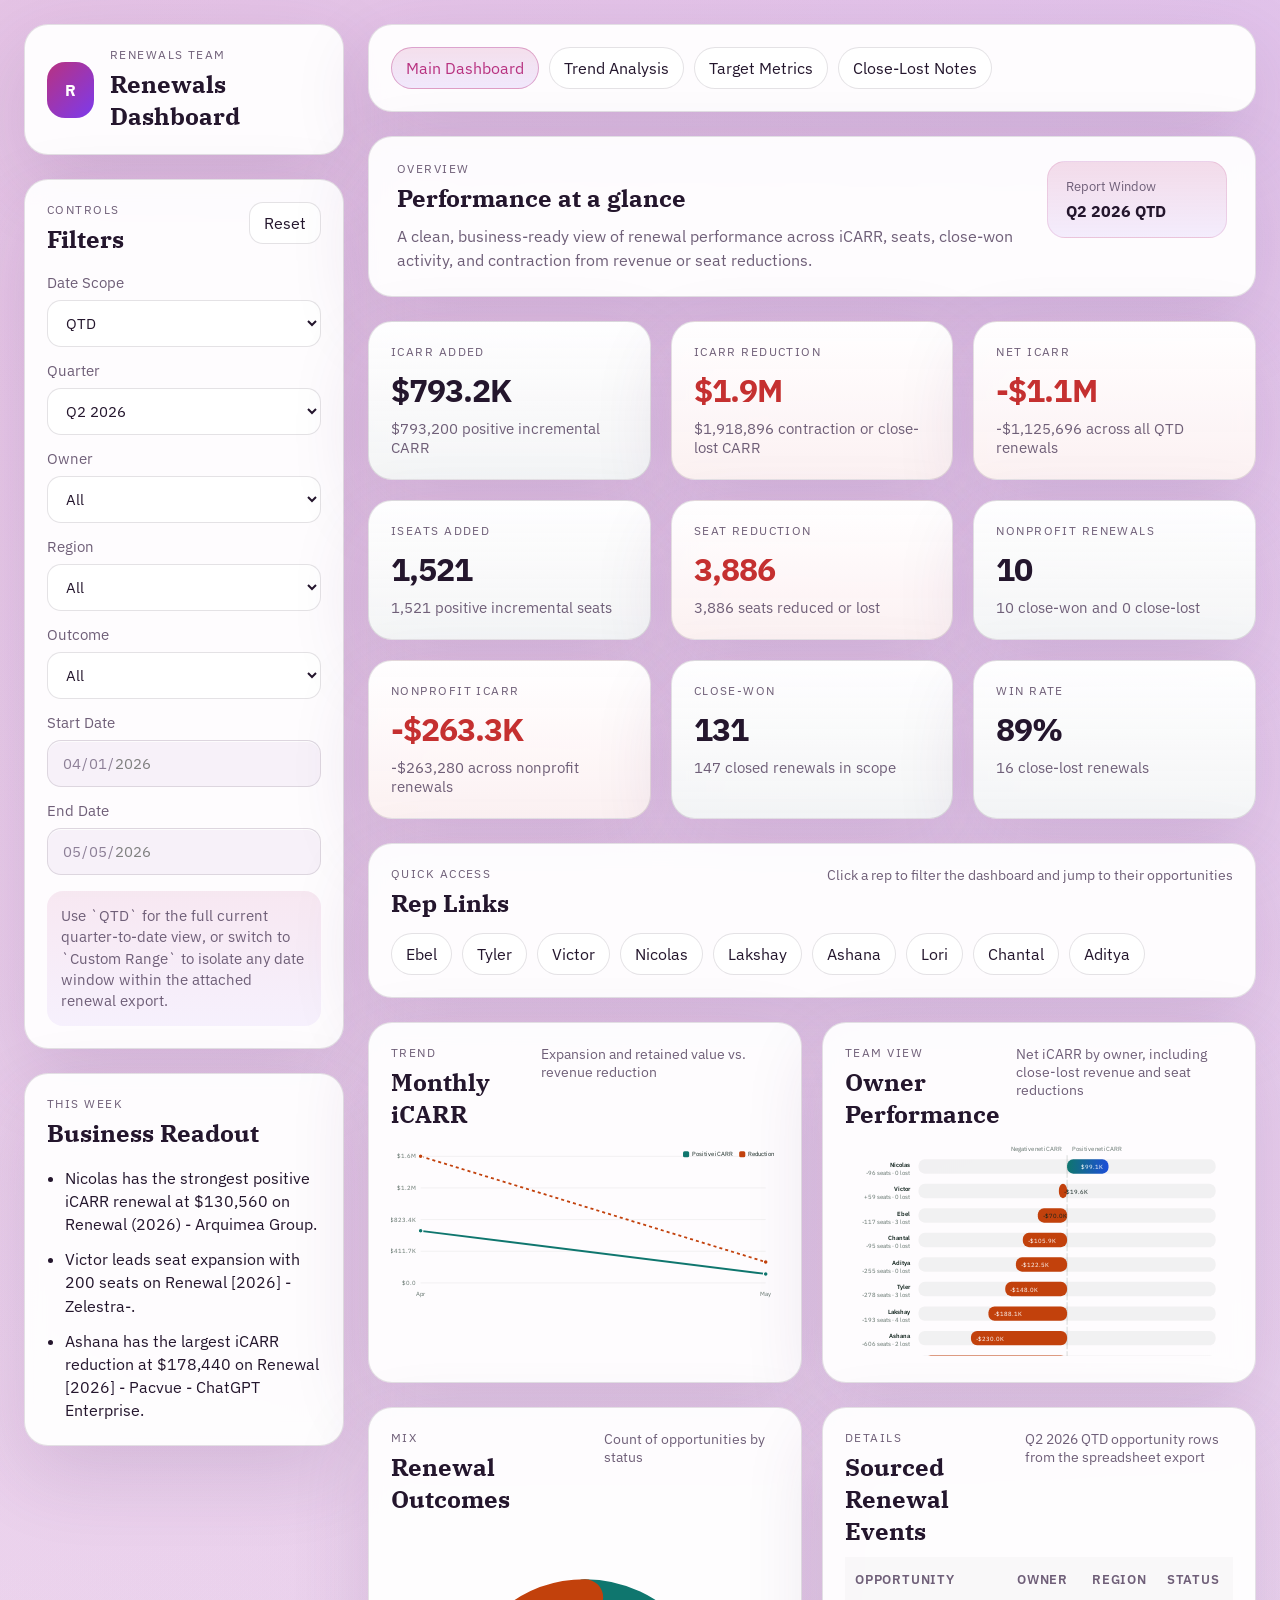
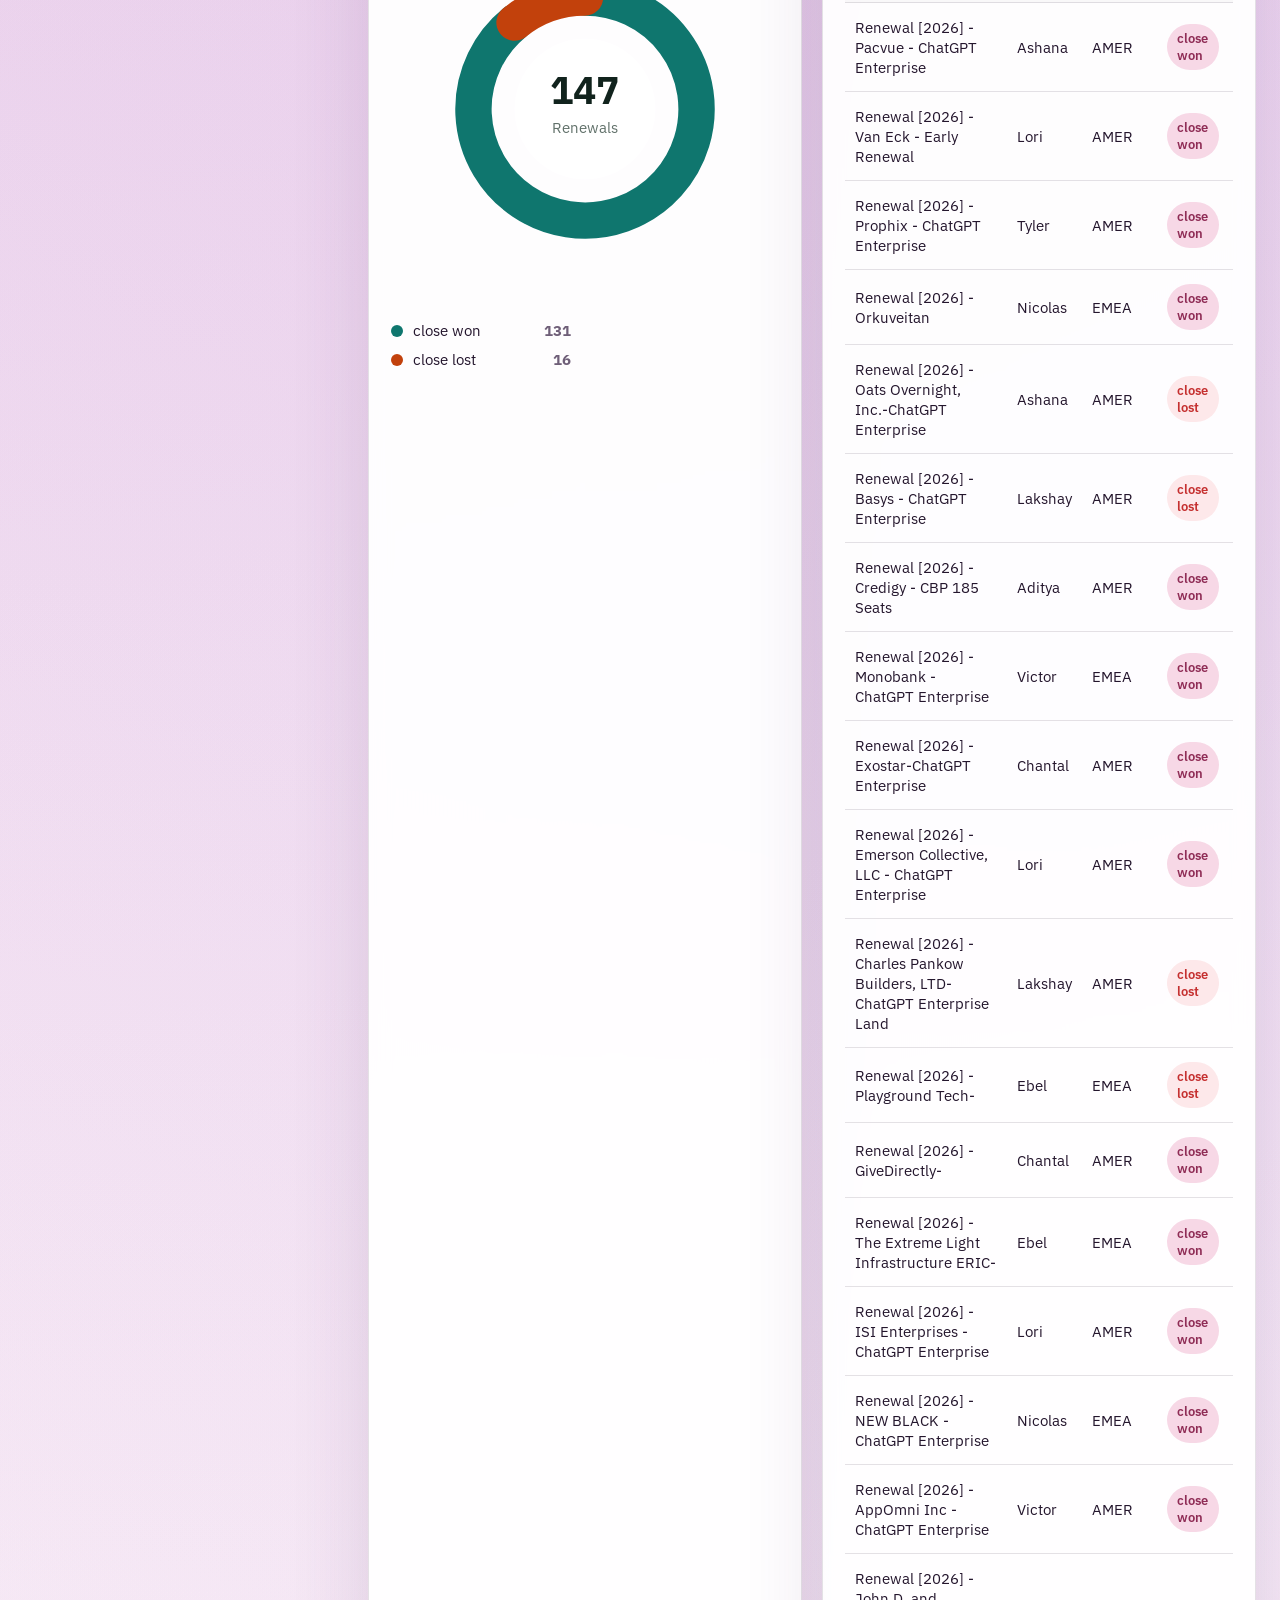
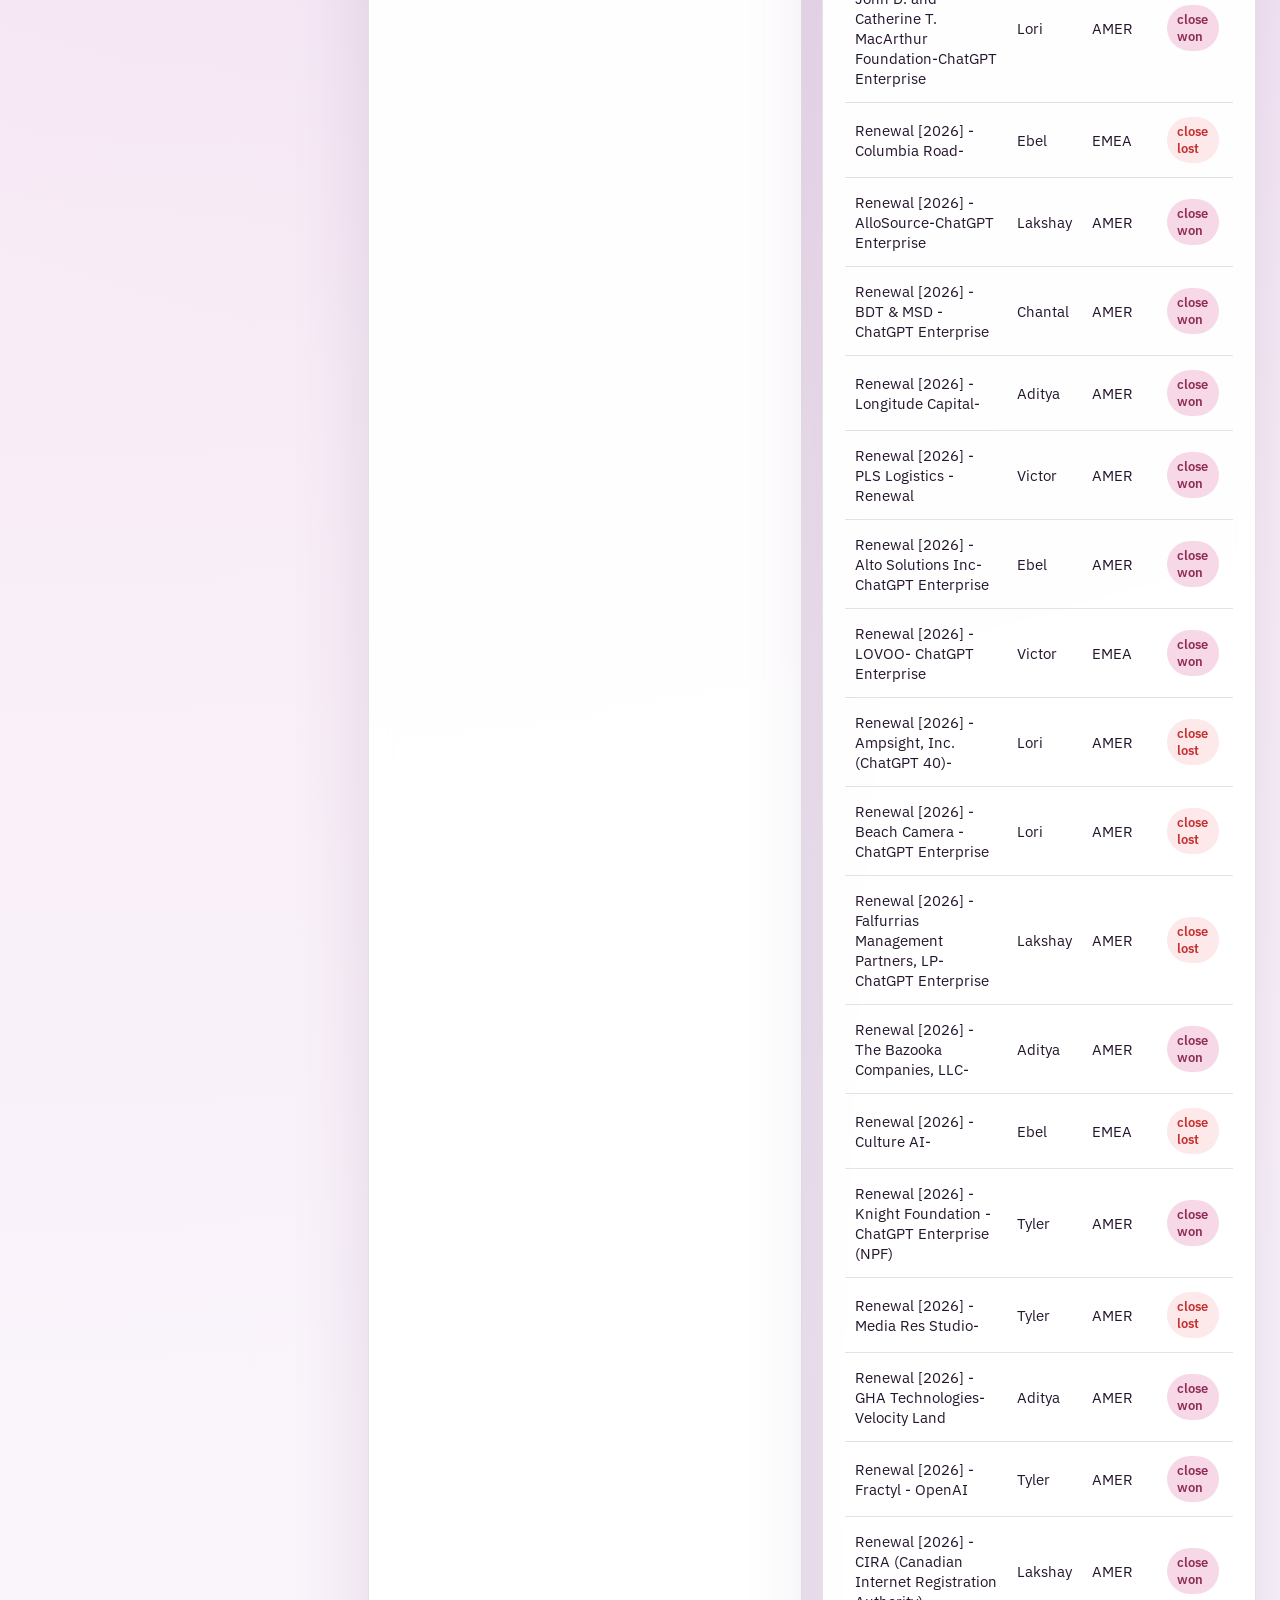
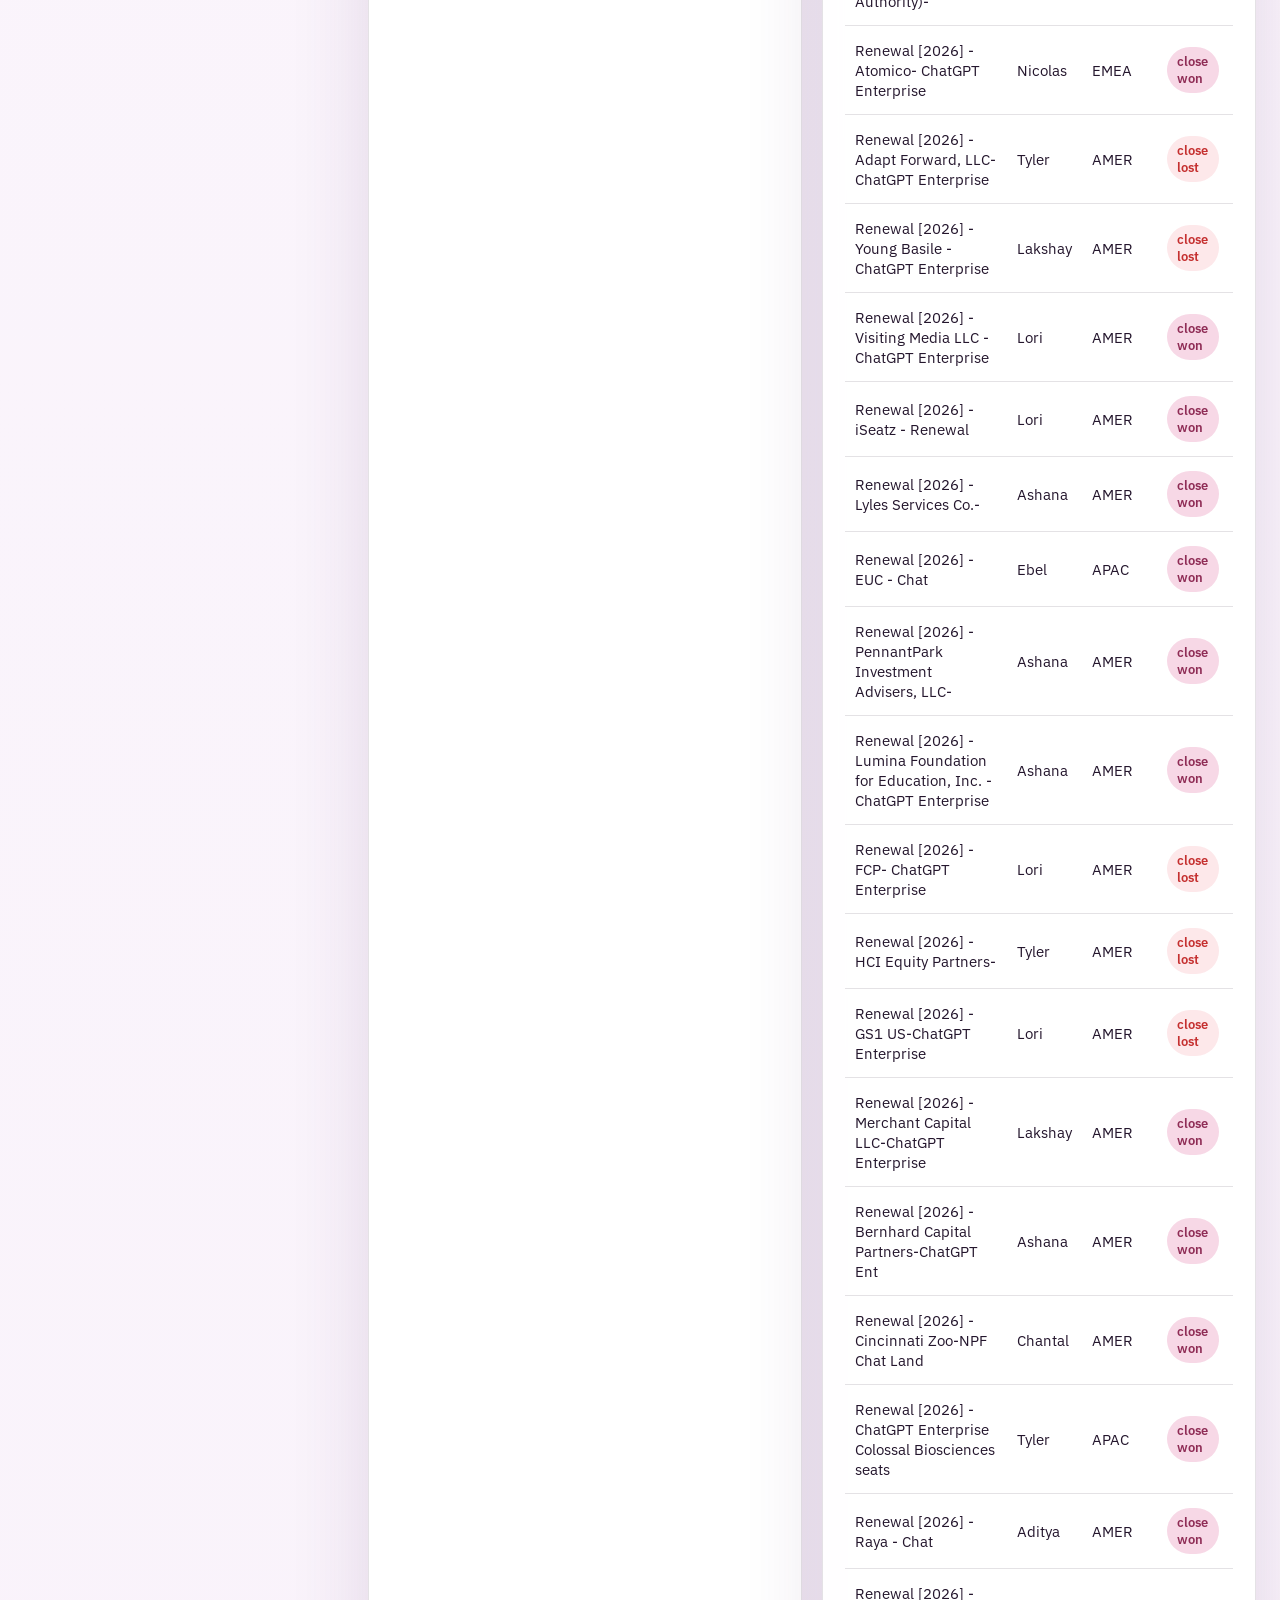
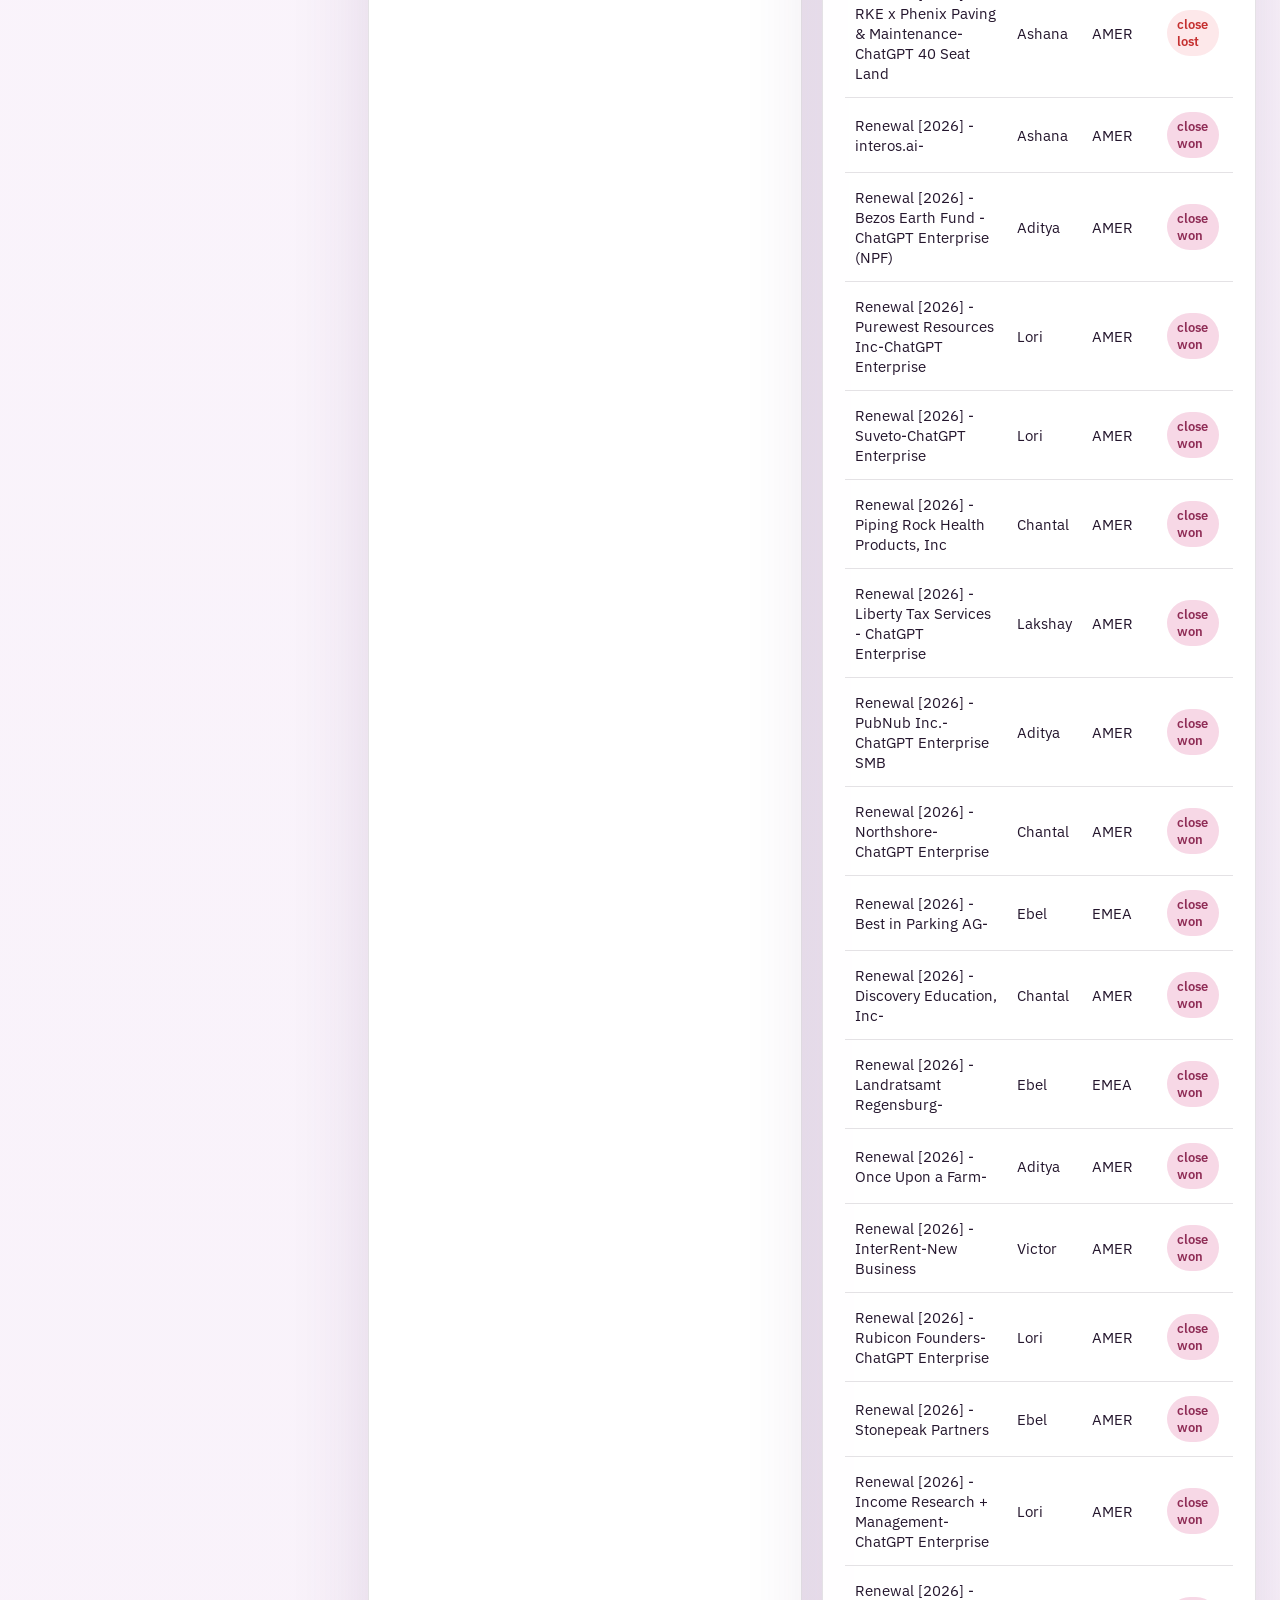
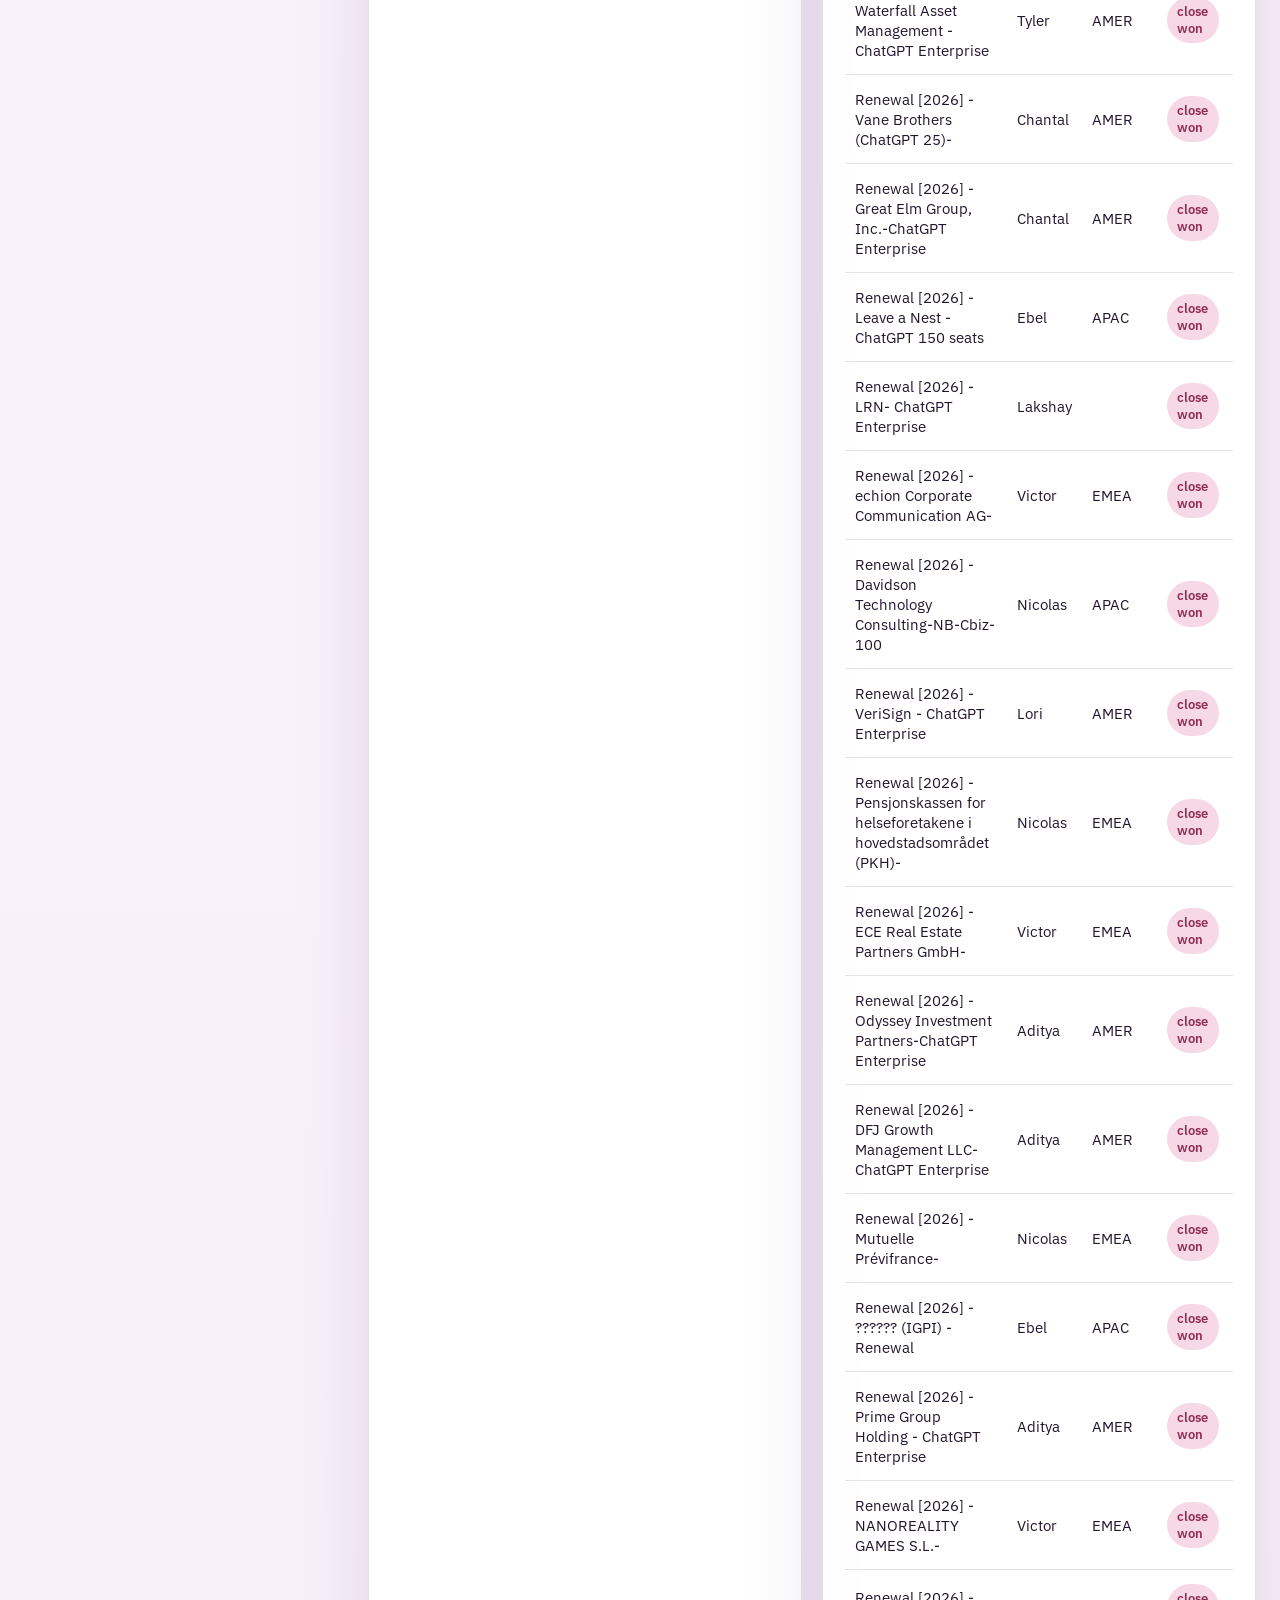
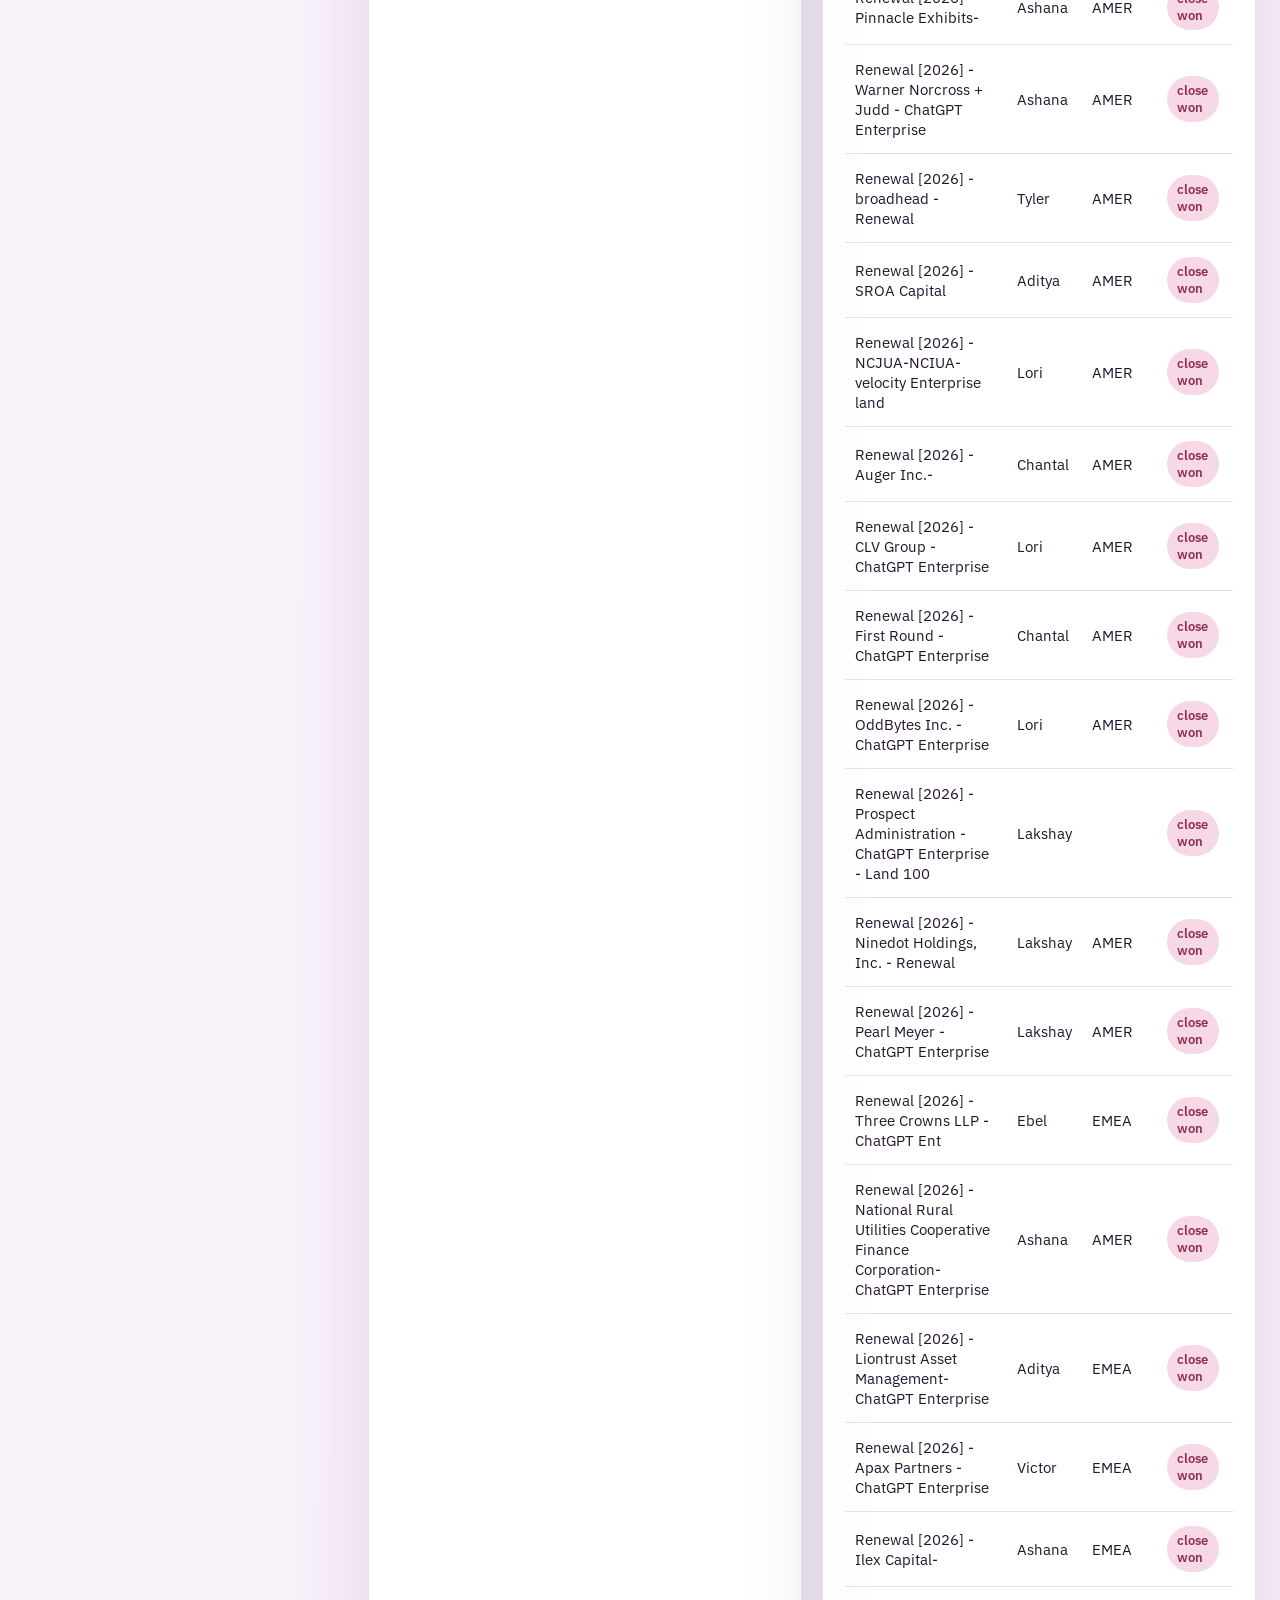
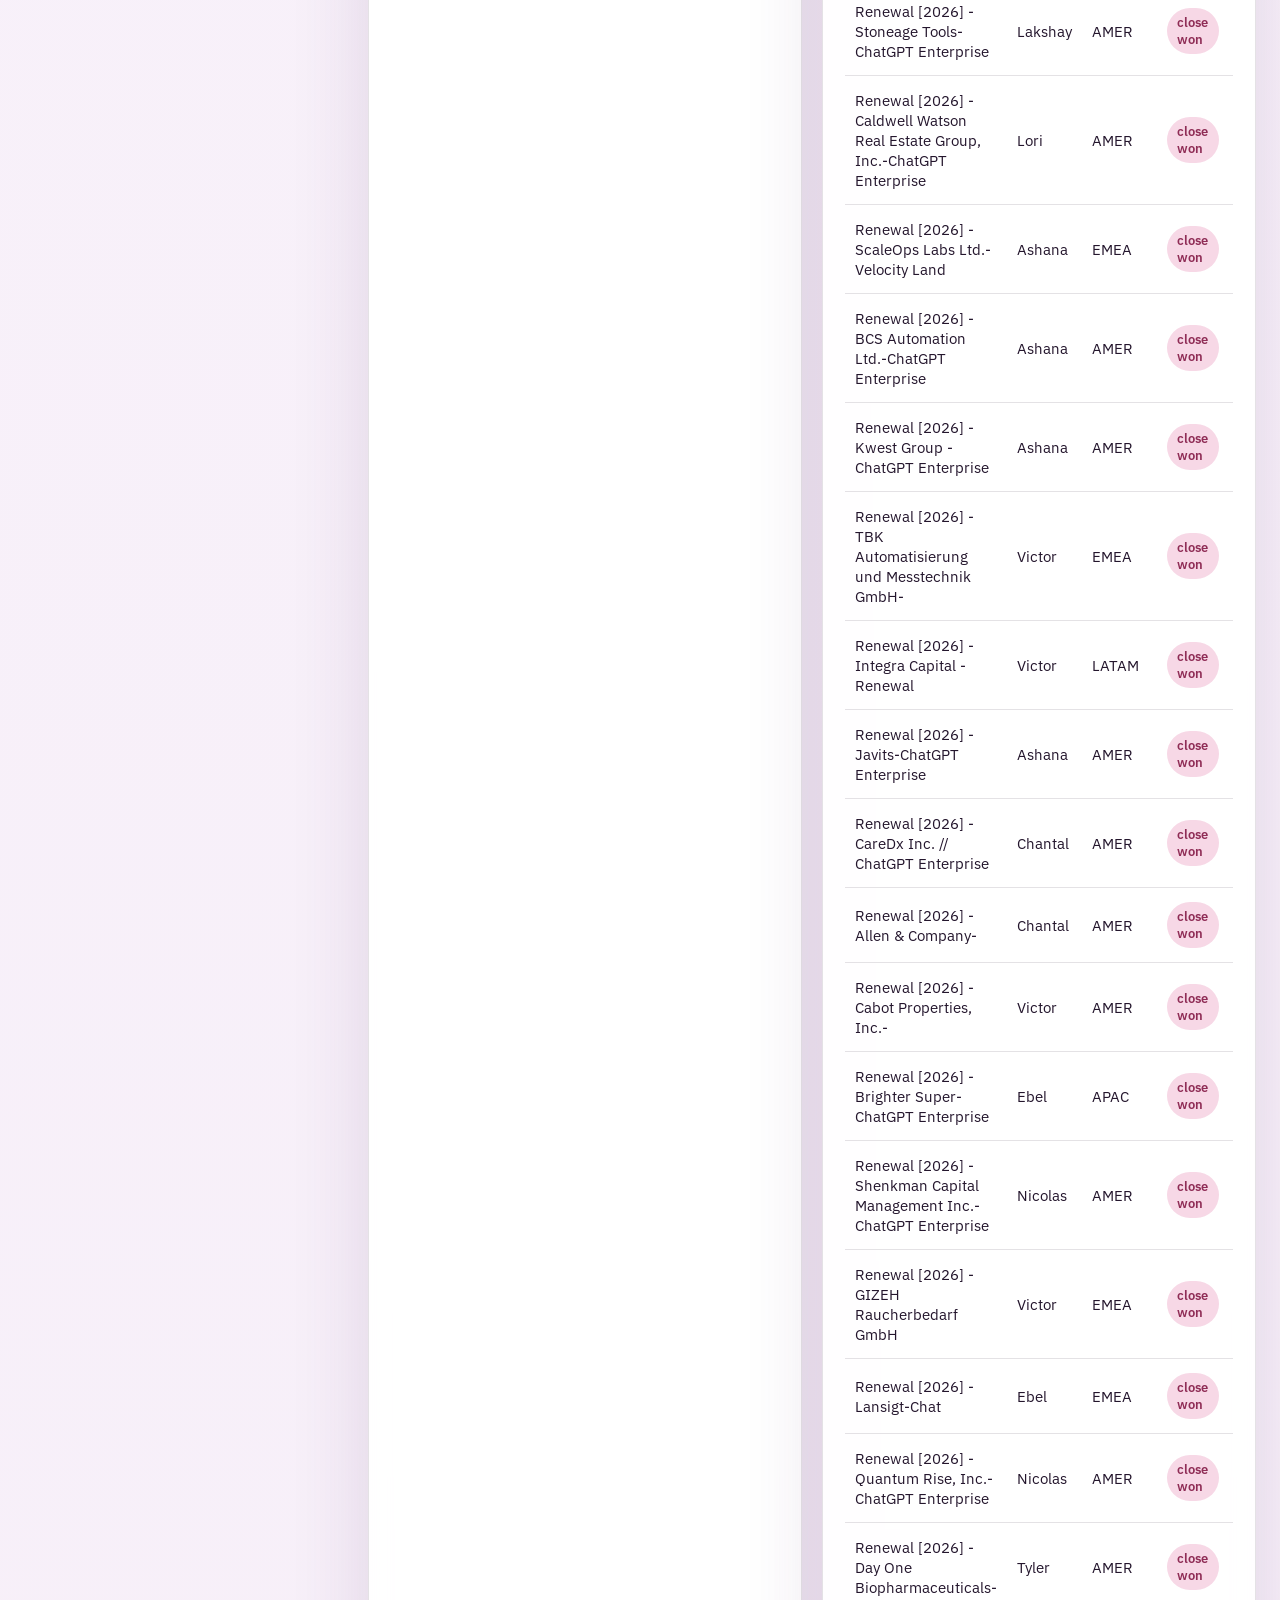
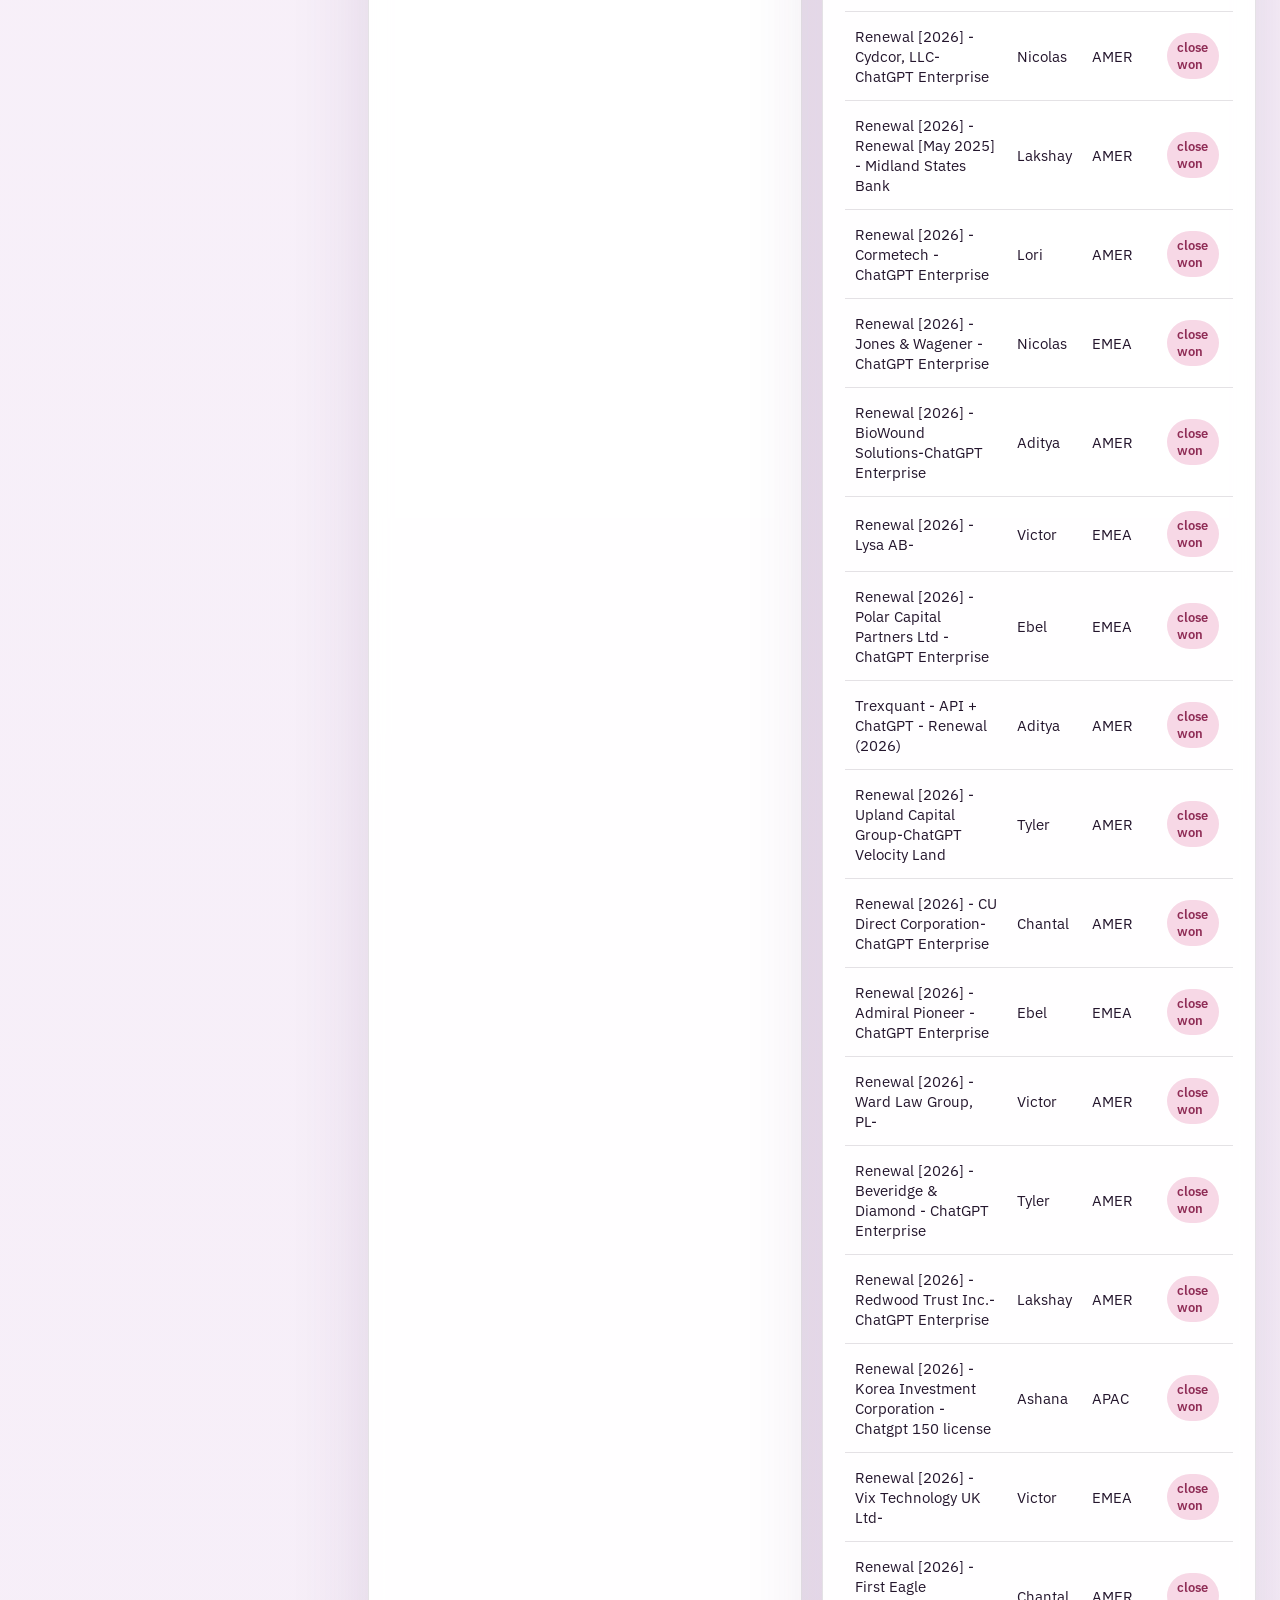
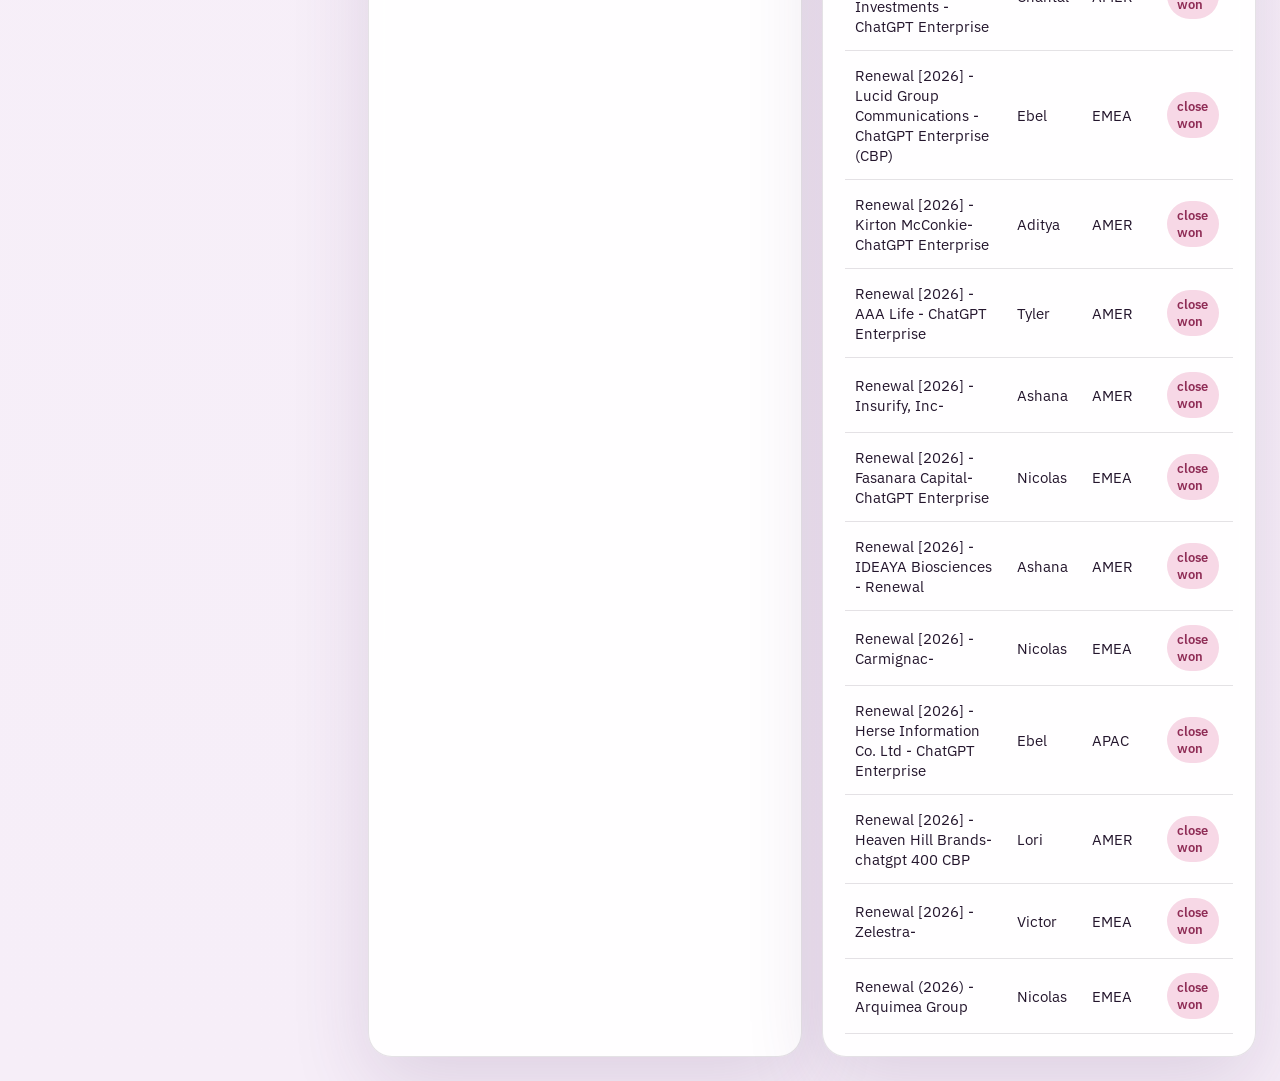
<file: index.html>
<!DOCTYPE html>
<html lang="en">
  <head>
    <meta charset="UTF-8" />
    <meta name="viewport" content="width=device-width, initial-scale=1.0" />
    <title>Renewals Dashboard</title>
    <link rel="preconnect" href="https://fonts.googleapis.com" />
    <link rel="preconnect" href="https://fonts.gstatic.com" crossorigin />
    <link
      href="https://fonts.googleapis.com/css2?family=IBM+Plex+Sans:wght@400;500;600;700&family=IBM+Plex+Serif:wght@500;600&display=swap"
      rel="stylesheet"
    />
    <link rel="stylesheet" href="./styles.css" />
  </head>
  <body>
    <div class="shell">
      <aside class="sidebar">
        <div class="brand">
          <div class="brand-mark">R</div>
          <div>
            <p class="eyebrow">Renewals Team</p>
            <h1>Renewals Dashboard</h1>
          </div>
        </div>

        <section class="panel filters-panel">
          <div class="panel-header">
            <div>
              <p class="eyebrow">Controls</p>
              <h2>Filters</h2>
            </div>
            <button id="resetFilters" class="ghost-button" type="button">Reset</button>
          </div>

          <div class="filter-grid">
            <label>
              <span>Date Scope</span>
              <select id="dateModeFilter">
                <option value="qtd">QTD</option>
                <option value="custom">Custom Range</option>
              </select>
            </label>
            <label>
              <span>Quarter</span>
              <select id="quarterFilter"></select>
            </label>
            <label>
              <span>Owner</span>
              <select id="ownerFilter"></select>
            </label>
            <label>
              <span>Region</span>
              <select id="regionFilter"></select>
            </label>
            <label>
              <span>Outcome</span>
              <select id="statusFilter"></select>
            </label>
            <label>
              <span>Start Date</span>
              <input id="startDateFilter" type="date" />
            </label>
            <label>
              <span>End Date</span>
              <input id="endDateFilter" type="date" />
            </label>
          </div>

          <div class="filter-note">
            Use `QTD` for the full current quarter-to-date view, or switch to `Custom Range` to isolate any date window within the attached renewal export.
          </div>
        </section>

        <section class="panel highlight-panel">
          <p class="eyebrow">This Week</p>
          <h2>Business Readout</h2>
          <ul class="highlight-list" id="weeklyHighlights"></ul>
        </section>
      </aside>

      <main class="content">
        <section class="panel">
          <div class="page-nav">
            <a class="page-link is-active" href="./index.html">Main Dashboard</a>
            <a class="page-link" href="./trends.html">Trend Analysis</a>
            <a class="page-link" href="./targets.html">Target Metrics</a>
            <a class="page-link" href="./notes.html">Close-Lost Notes</a>
          </div>
        </section>

        <section class="hero">
          <div>
            <p class="eyebrow">Overview</p>
            <h2>Performance at a glance</h2>
            <p class="hero-copy">
              A clean, business-ready view of renewal performance across iCARR, seats, close-won activity, and contraction from revenue or seat reductions.
            </p>
          </div>
          <div class="hero-badge">
            <span class="hero-badge-label">Report Window</span>
            <strong id="activeWindowLabel">Q2 2026 QTD</strong>
          </div>
        </section>

        <section class="kpi-grid" id="kpiGrid"></section>

        <section class="panel">
          <div class="panel-header">
            <div>
              <p class="eyebrow">Quick Access</p>
              <h2>Rep Links</h2>
            </div>
            <p class="chart-caption">Click a rep to filter the dashboard and jump to their opportunities</p>
          </div>
          <div class="rep-links" id="repLinks"></div>
        </section>

        <section class="chart-grid">
          <article class="panel chart-panel">
            <div class="panel-header">
              <div>
                <p class="eyebrow">Trend</p>
                <h2>Monthly iCARR</h2>
              </div>
              <p class="chart-caption">Expansion and retained value vs. revenue reduction</p>
            </div>
            <svg id="trendChart" viewBox="0 0 760 320" role="img" aria-label="Monthly iCARR trend chart"></svg>
          </article>

          <article class="panel chart-panel">
            <div class="panel-header">
              <div>
                <p class="eyebrow">Team View</p>
                <h2>Owner Performance</h2>
              </div>
              <p class="chart-caption">Net iCARR by owner, including close-lost revenue and seat reductions</p>
            </div>
            <svg id="ownerChart" viewBox="0 0 760 320" role="img" aria-label="Owner performance bar chart"></svg>
          </article>
        </section>

        <section class="bottom-grid">
          <article class="panel" id="opportunitySection">
            <div class="panel-header">
              <div>
                <p class="eyebrow">Mix</p>
                <h2>Renewal Outcomes</h2>
              </div>
              <p class="chart-caption">Count of opportunities by status</p>
            </div>
            <div class="outcome-wrap">
              <svg id="outcomeChart" viewBox="0 0 320 320" role="img" aria-label="Renewal outcome donut chart"></svg>
              <div class="legend" id="outcomeLegend"></div>
            </div>
          </article>

          <article class="panel">
            <div class="panel-header">
              <div>
                <p class="eyebrow">Details</p>
                <h2>Sourced Renewal Events</h2>
              </div>
              <p class="chart-caption">Q2 2026 QTD opportunity rows from the spreadsheet export</p>
            </div>
            <div class="table-wrap">
              <table>
                <thead>
                  <tr>
                    <th>Opportunity</th>
                    <th>Owner</th>
                    <th>Region</th>
                    <th>Status</th>
                    <th>iCARR</th>
                    <th>Seats</th>
                  </tr>
                </thead>
                <tbody id="opportunityTable"></tbody>
              </table>
            </div>
          </article>
        </section>
      </main>
    </div>

    <script src="./data.js"></script>
    <script src="./app.js"></script>
  </body>
</html>
</file>
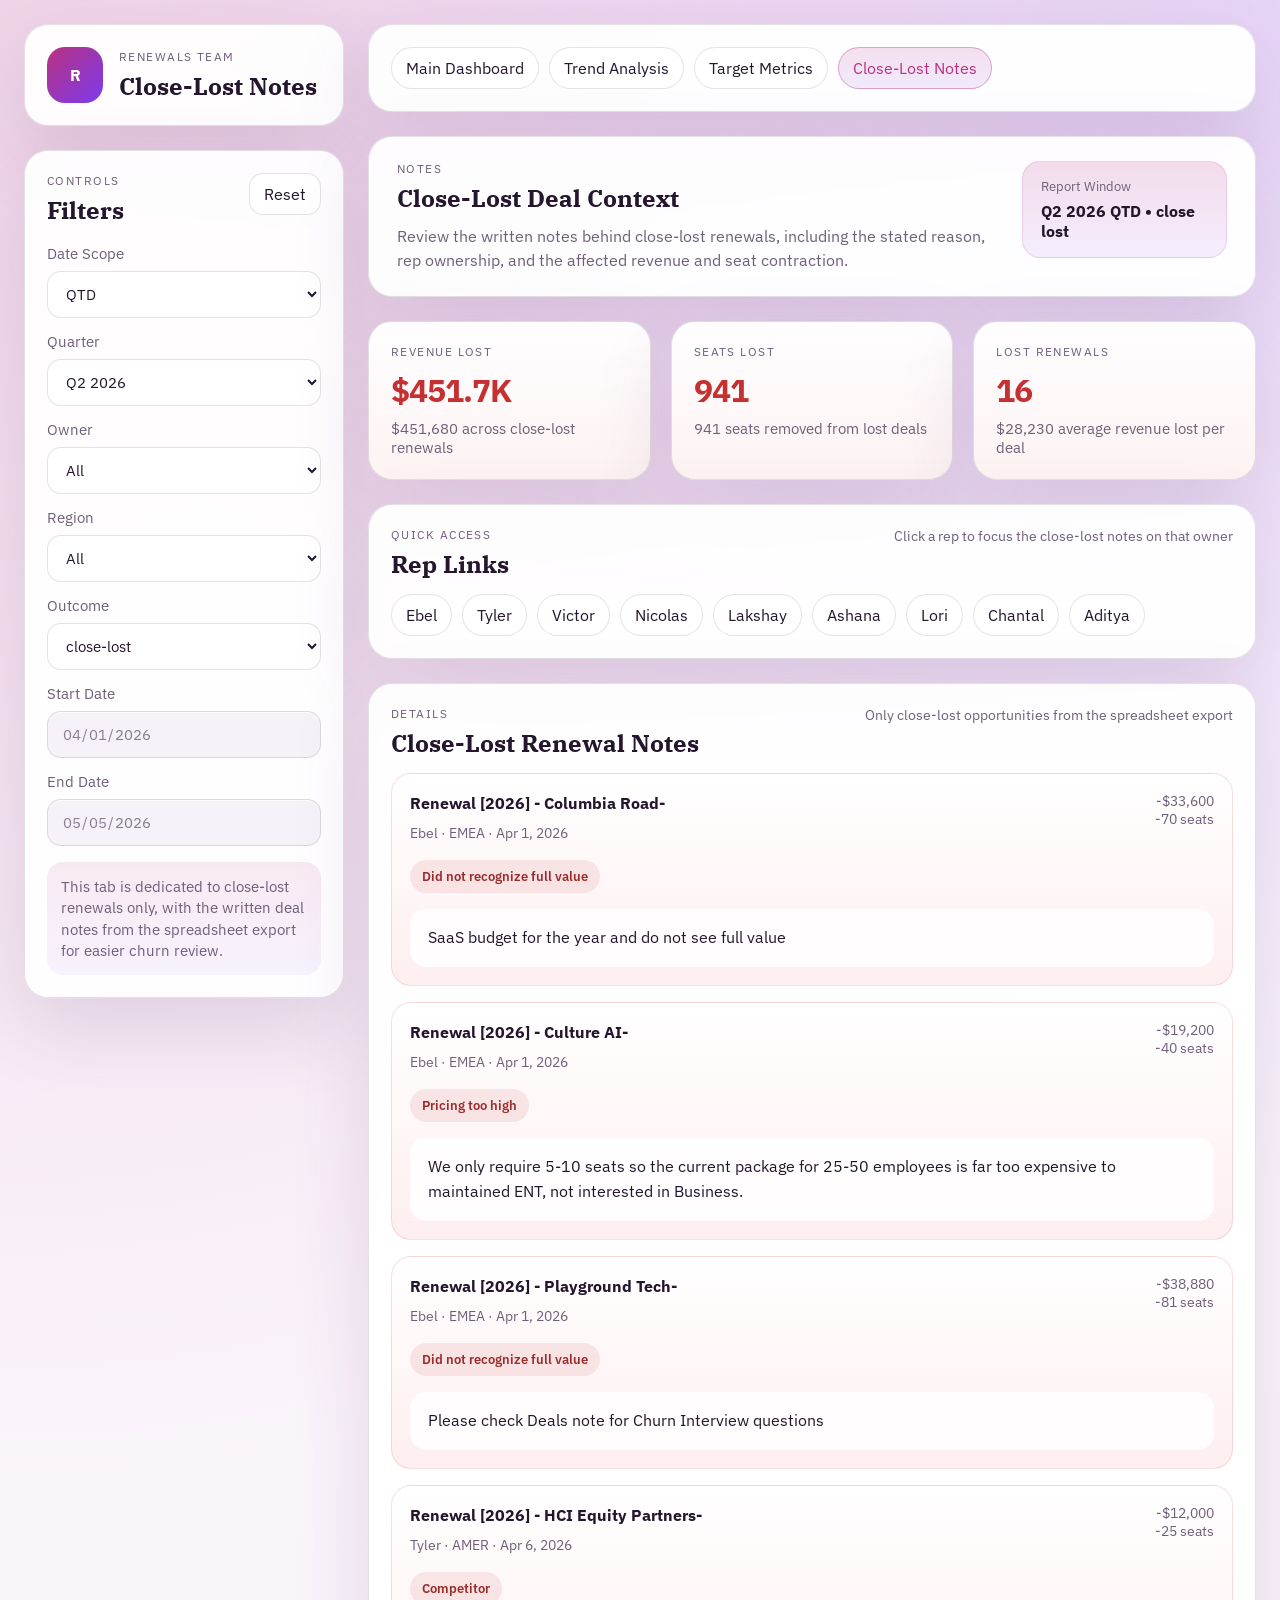
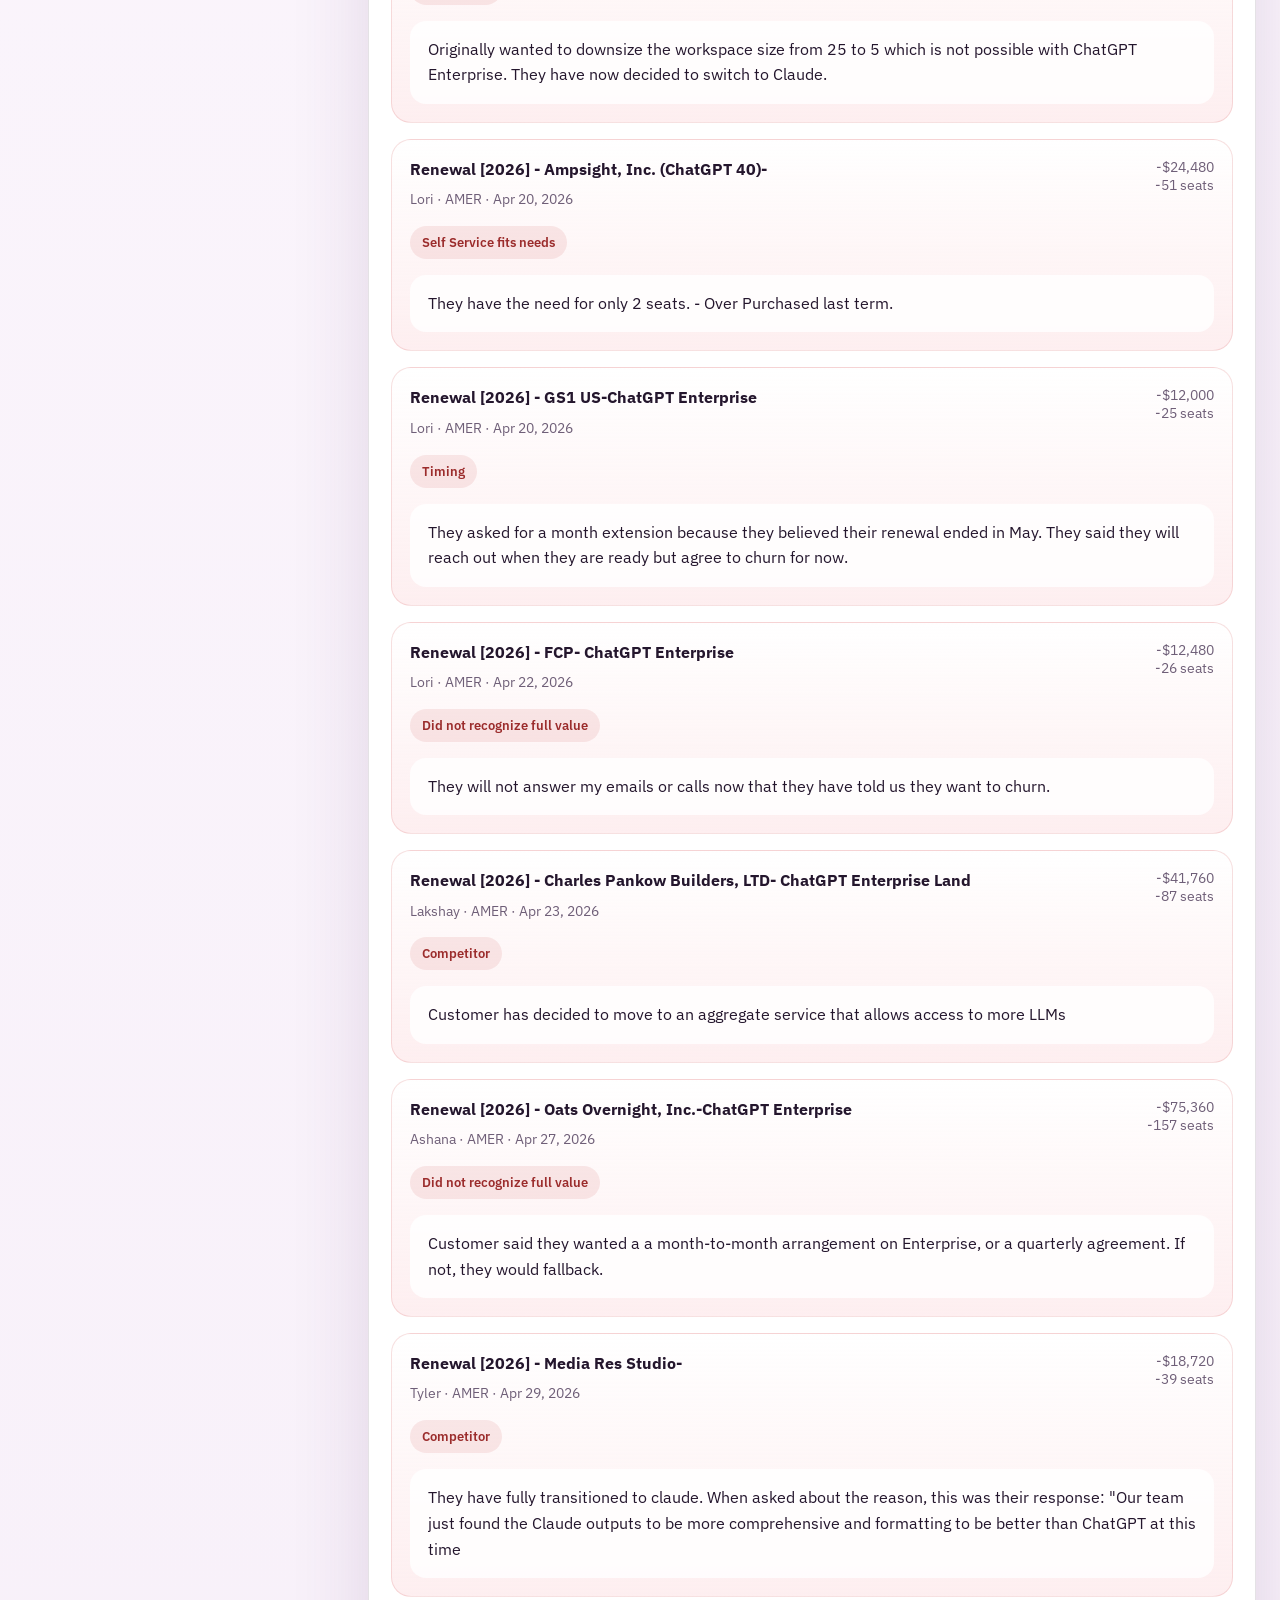
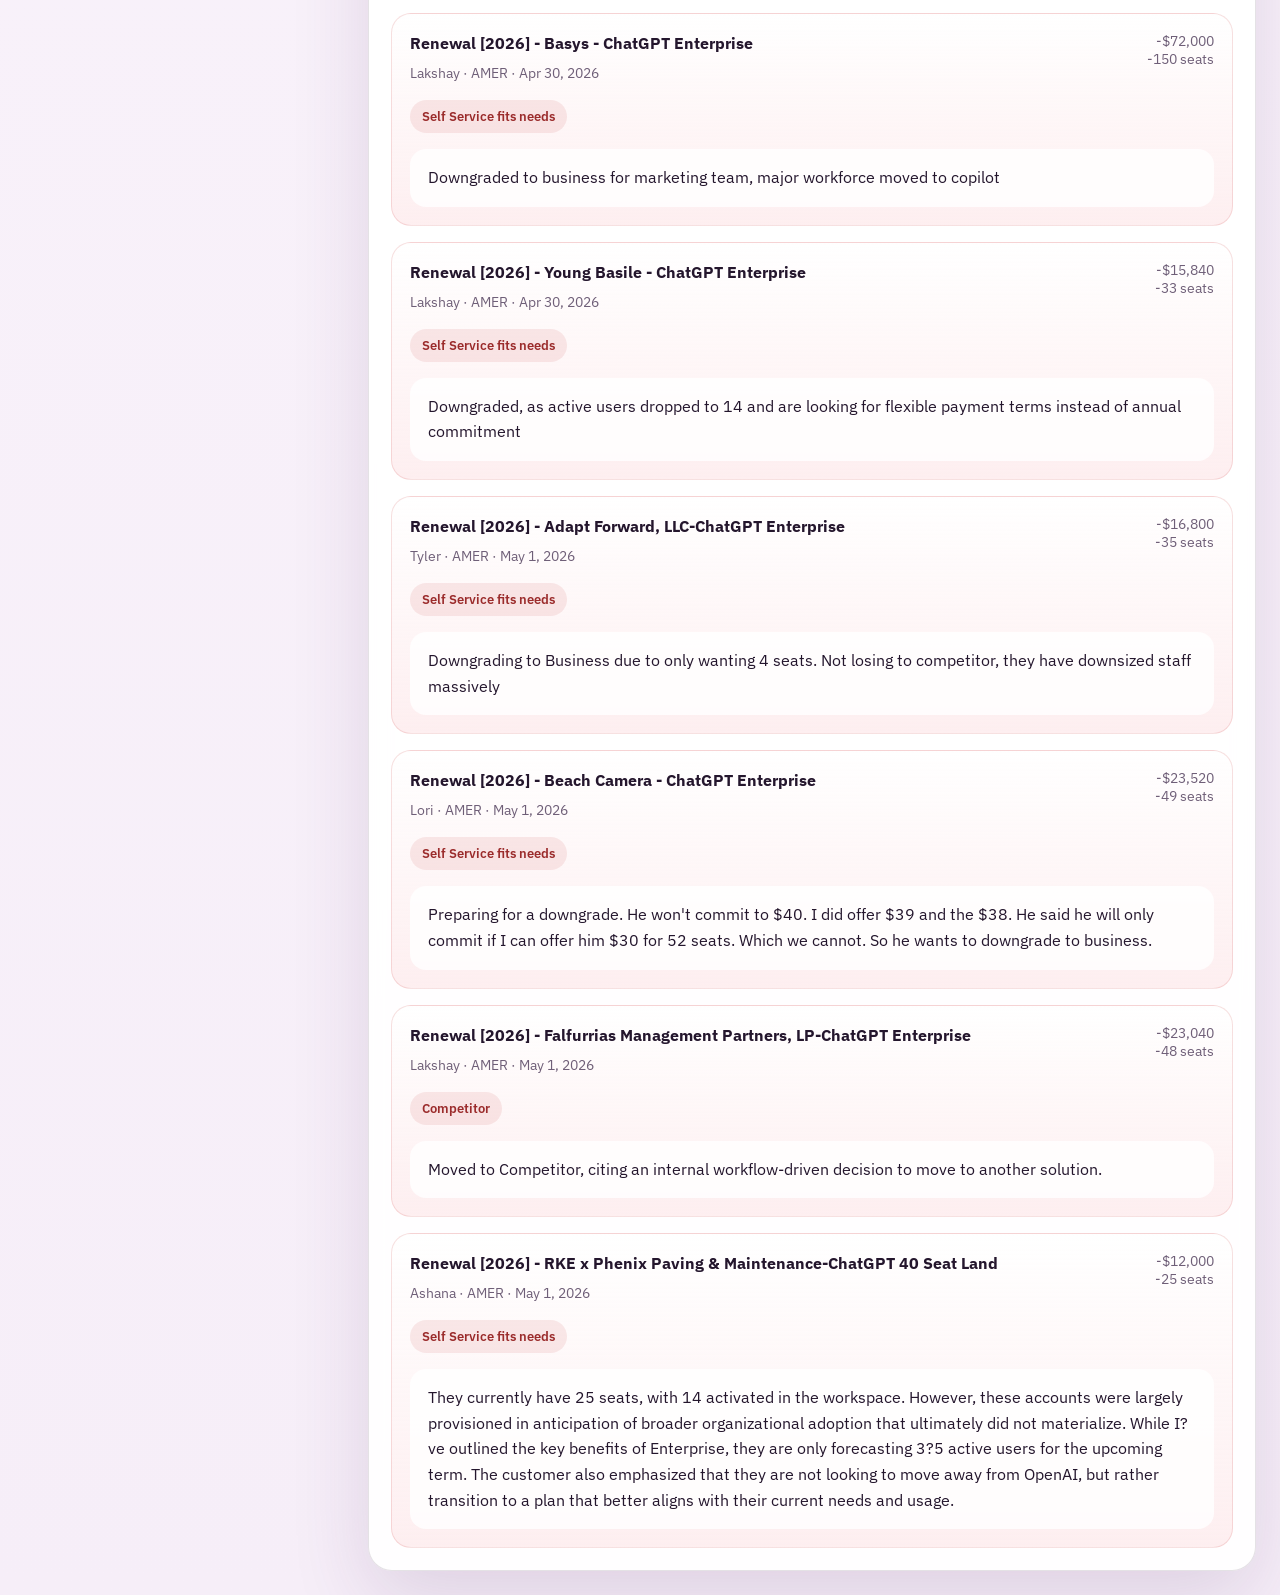
<file: notes.html>
<!DOCTYPE html>
<html lang="en">
  <head>
    <meta charset="UTF-8" />
    <meta name="viewport" content="width=device-width, initial-scale=1.0" />
    <title>Renewals Close-Lost Notes</title>
    <link rel="preconnect" href="https://fonts.googleapis.com" />
    <link rel="preconnect" href="https://fonts.gstatic.com" crossorigin />
    <link
      href="https://fonts.googleapis.com/css2?family=IBM+Plex+Sans:wght@400;500;600;700&family=IBM+Plex+Serif:wght@500;600&display=swap"
      rel="stylesheet"
    />
    <link rel="stylesheet" href="./styles.css" />
  </head>
  <body>
    <div class="shell">
      <aside class="sidebar">
        <div class="brand">
          <div class="brand-mark">R</div>
          <div>
            <p class="eyebrow">Renewals Team</p>
            <h1>Close-Lost Notes</h1>
          </div>
        </div>

        <section class="panel filters-panel">
          <div class="panel-header">
            <div>
              <p class="eyebrow">Controls</p>
              <h2>Filters</h2>
            </div>
            <button id="resetFilters" class="ghost-button" type="button">Reset</button>
          </div>

          <div class="filter-grid">
            <label>
              <span>Date Scope</span>
              <select id="dateModeFilter">
                <option value="qtd">QTD</option>
                <option value="custom">Custom Range</option>
              </select>
            </label>
            <label>
              <span>Quarter</span>
              <select id="quarterFilter"></select>
            </label>
            <label>
              <span>Owner</span>
              <select id="ownerFilter"></select>
            </label>
            <label>
              <span>Region</span>
              <select id="regionFilter"></select>
            </label>
            <label>
              <span>Outcome</span>
              <select id="statusFilter"></select>
            </label>
            <label>
              <span>Start Date</span>
              <input id="startDateFilter" type="date" />
            </label>
            <label>
              <span>End Date</span>
              <input id="endDateFilter" type="date" />
            </label>
          </div>

          <div class="filter-note">
            This tab is dedicated to close-lost renewals only, with the written deal notes from the spreadsheet export for easier churn review.
          </div>
        </section>
      </aside>

      <main class="content">
        <section class="panel">
          <div class="page-nav">
            <a class="page-link" href="./index.html">Main Dashboard</a>
            <a class="page-link" href="./trends.html">Trend Analysis</a>
            <a class="page-link" href="./targets.html">Target Metrics</a>
            <a class="page-link is-active" href="./notes.html">Close-Lost Notes</a>
          </div>
        </section>

        <section class="hero">
          <div>
            <p class="eyebrow">Notes</p>
            <h2>Close-Lost Deal Context</h2>
            <p class="hero-copy">
              Review the written notes behind close-lost renewals, including the stated reason, rep ownership, and the affected revenue and seat contraction.
            </p>
          </div>
          <div class="hero-badge">
            <span class="hero-badge-label">Report Window</span>
            <strong id="activeWindowLabel">Q2 2026 QTD</strong>
          </div>
        </section>

        <section class="kpi-grid" id="closeLostSnapshot"></section>

        <section class="panel">
          <div class="panel-header">
            <div>
              <p class="eyebrow">Quick Access</p>
              <h2>Rep Links</h2>
            </div>
            <p class="chart-caption">Click a rep to focus the close-lost notes on that owner</p>
          </div>
          <div class="rep-links" id="repLinks"></div>
        </section>

        <section class="panel">
          <div class="panel-header">
            <div>
              <p class="eyebrow">Details</p>
              <h2>Close-Lost Renewal Notes</h2>
            </div>
            <p class="chart-caption">Only close-lost opportunities from the spreadsheet export</p>
          </div>
          <div id="closeLostNotesList" class="notes-grid"></div>
        </section>
      </main>
    </div>

    <script src="./data.js"></script>
    <script src="./app.js"></script>
  </body>
</html>
</file>
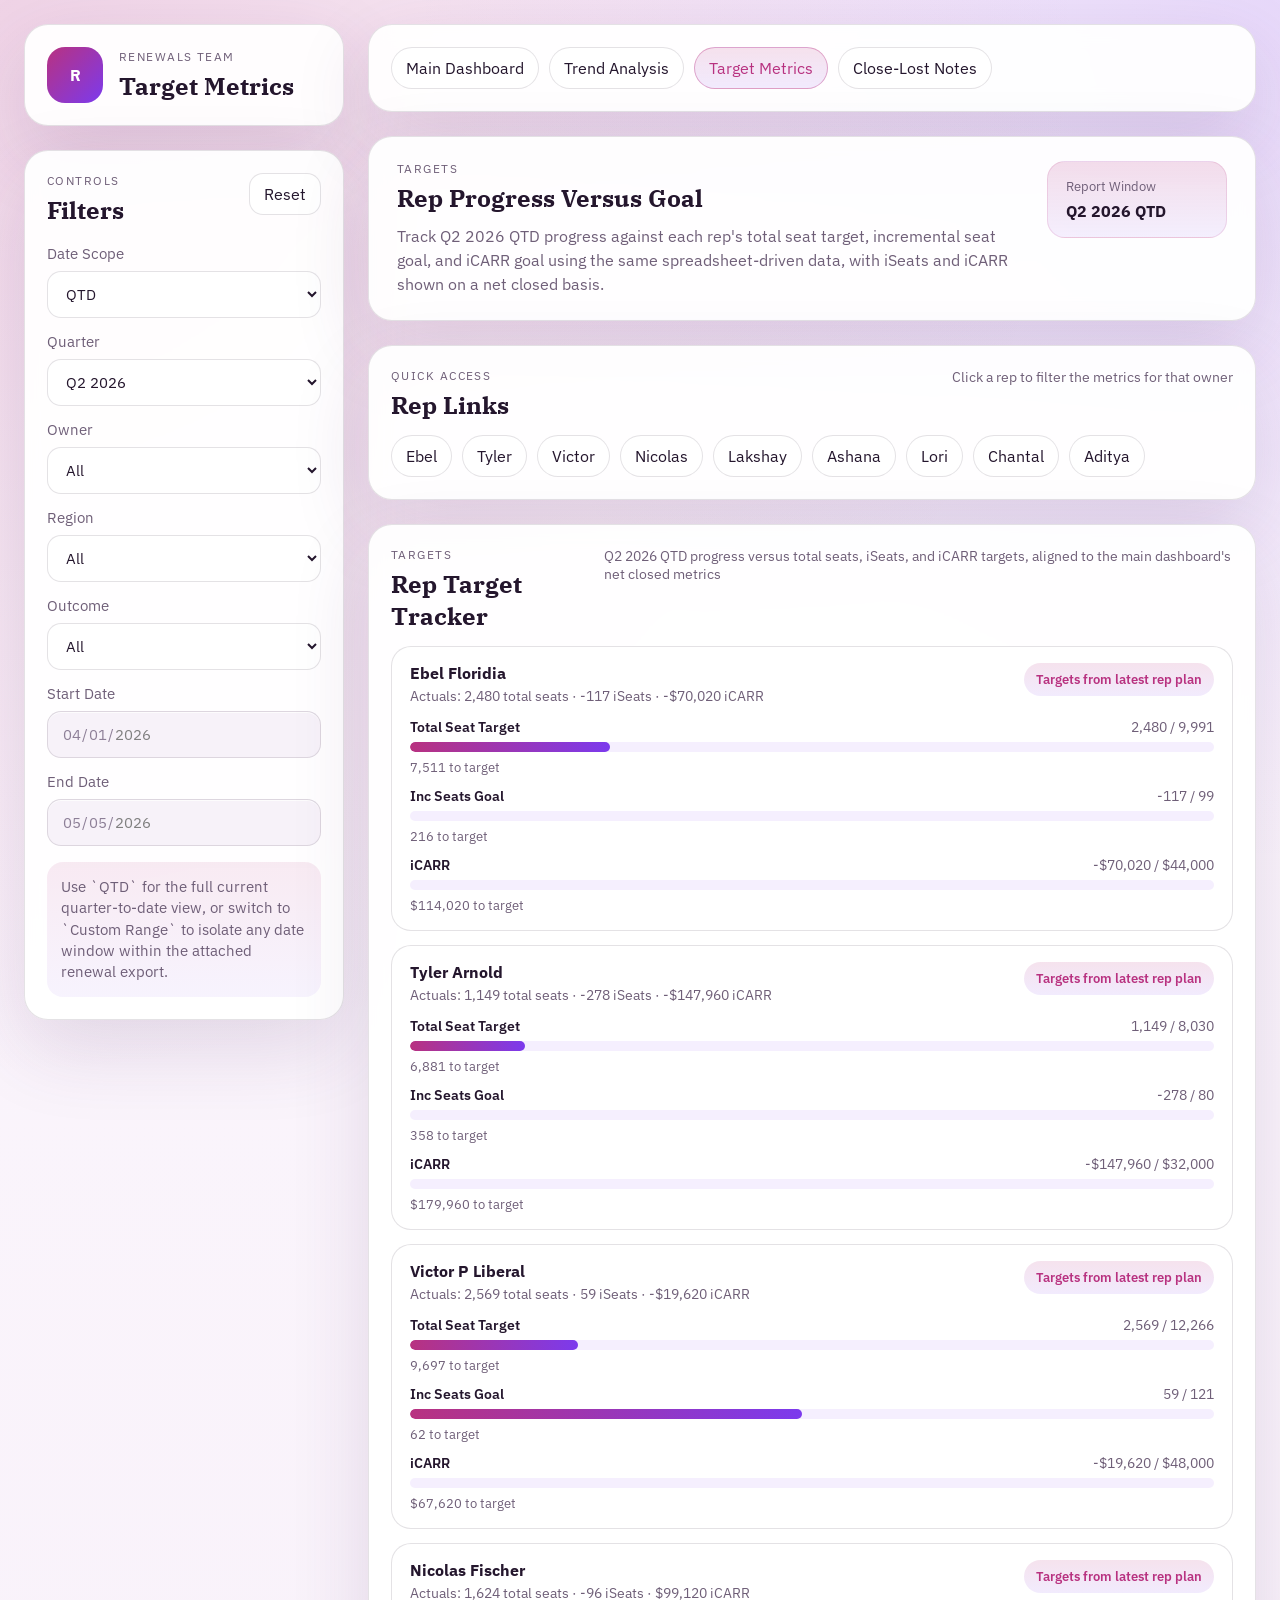
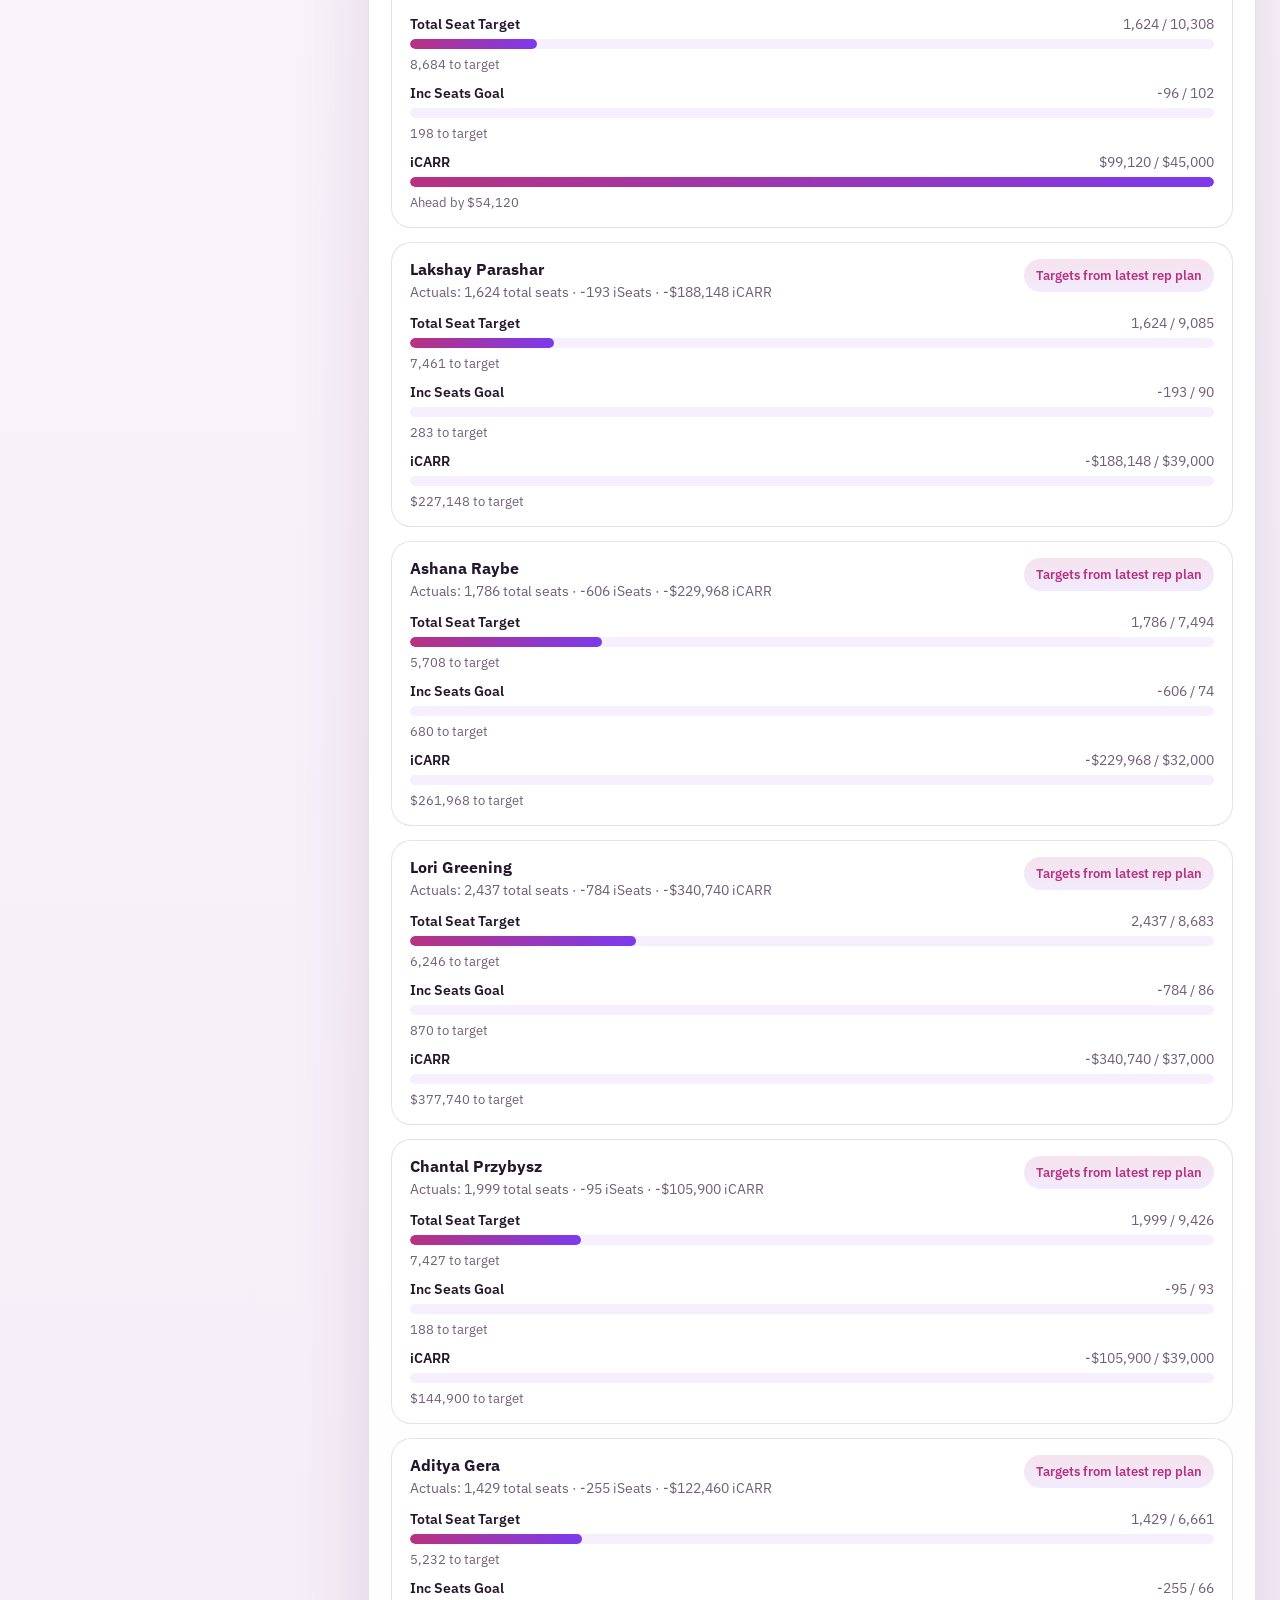
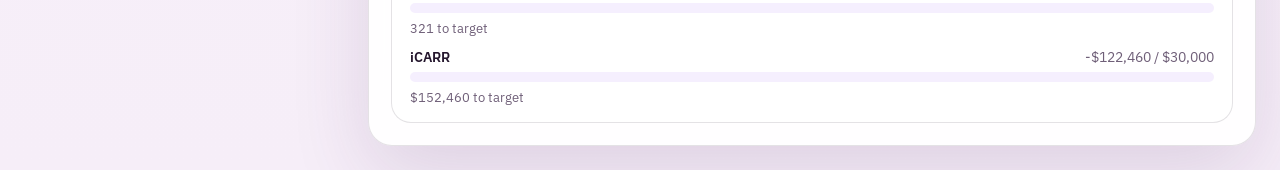
<file: targets.html>
<!DOCTYPE html>
<html lang="en">
  <head>
    <meta charset="UTF-8" />
    <meta name="viewport" content="width=device-width, initial-scale=1.0" />
    <title>Renewals Target Metrics</title>
    <link rel="preconnect" href="https://fonts.googleapis.com" />
    <link rel="preconnect" href="https://fonts.gstatic.com" crossorigin />
    <link
      href="https://fonts.googleapis.com/css2?family=IBM+Plex+Sans:wght@400;500;600;700&family=IBM+Plex+Serif:wght@500;600&display=swap"
      rel="stylesheet"
    />
    <link rel="stylesheet" href="./styles.css" />
  </head>
  <body>
    <div class="shell">
      <aside class="sidebar">
        <div class="brand">
          <div class="brand-mark">R</div>
          <div>
            <p class="eyebrow">Renewals Team</p>
            <h1>Target Metrics</h1>
          </div>
        </div>

        <section class="panel filters-panel">
          <div class="panel-header">
            <div>
              <p class="eyebrow">Controls</p>
              <h2>Filters</h2>
            </div>
            <button id="resetFilters" class="ghost-button" type="button">Reset</button>
          </div>

          <div class="filter-grid">
            <label>
              <span>Date Scope</span>
              <select id="dateModeFilter">
                <option value="qtd">QTD</option>
                <option value="custom">Custom Range</option>
              </select>
            </label>
            <label>
              <span>Quarter</span>
              <select id="quarterFilter"></select>
            </label>
            <label>
              <span>Owner</span>
              <select id="ownerFilter"></select>
            </label>
            <label>
              <span>Region</span>
              <select id="regionFilter"></select>
            </label>
            <label>
              <span>Outcome</span>
              <select id="statusFilter"></select>
            </label>
            <label>
              <span>Start Date</span>
              <input id="startDateFilter" type="date" />
            </label>
            <label>
              <span>End Date</span>
              <input id="endDateFilter" type="date" />
            </label>
          </div>

          <div class="filter-note">
            Use `QTD` for the full current quarter-to-date view, or switch to `Custom Range` to isolate any date window within the attached renewal export.
          </div>
        </section>
      </aside>

      <main class="content">
        <section class="panel">
          <div class="page-nav">
            <a class="page-link" href="./index.html">Main Dashboard</a>
            <a class="page-link" href="./trends.html">Trend Analysis</a>
            <a class="page-link is-active" href="./targets.html">Target Metrics</a>
            <a class="page-link" href="./notes.html">Close-Lost Notes</a>
          </div>
        </section>

        <section class="hero">
          <div>
            <p class="eyebrow">Targets</p>
            <h2>Rep Progress Versus Goal</h2>
            <p class="hero-copy">
              Track Q2 2026 QTD progress against each rep's total seat target, incremental seat goal, and iCARR goal using the same spreadsheet-driven data, with iSeats and iCARR shown on a net closed basis.
            </p>
          </div>
          <div class="hero-badge">
            <span class="hero-badge-label">Report Window</span>
            <strong id="activeWindowLabel">Q2 2026 QTD</strong>
          </div>
        </section>

        <section class="panel">
          <div class="panel-header">
            <div>
              <p class="eyebrow">Quick Access</p>
              <h2>Rep Links</h2>
            </div>
            <p class="chart-caption">Click a rep to filter the metrics for that owner</p>
          </div>
          <div class="rep-links" id="repLinks"></div>
        </section>

        <section class="panel">
          <div class="panel-header">
            <div>
              <p class="eyebrow">Targets</p>
              <h2>Rep Target Tracker</h2>
            </div>
            <p class="chart-caption">Q2 2026 QTD progress versus total seats, iSeats, and iCARR targets, aligned to the main dashboard's net closed metrics</p>
          </div>
          <div class="target-grid" id="targetGrid"></div>
        </section>
      </main>
    </div>

    <script src="./data.js"></script>
    <script src="./app.js"></script>
  </body>
</html>
</file>
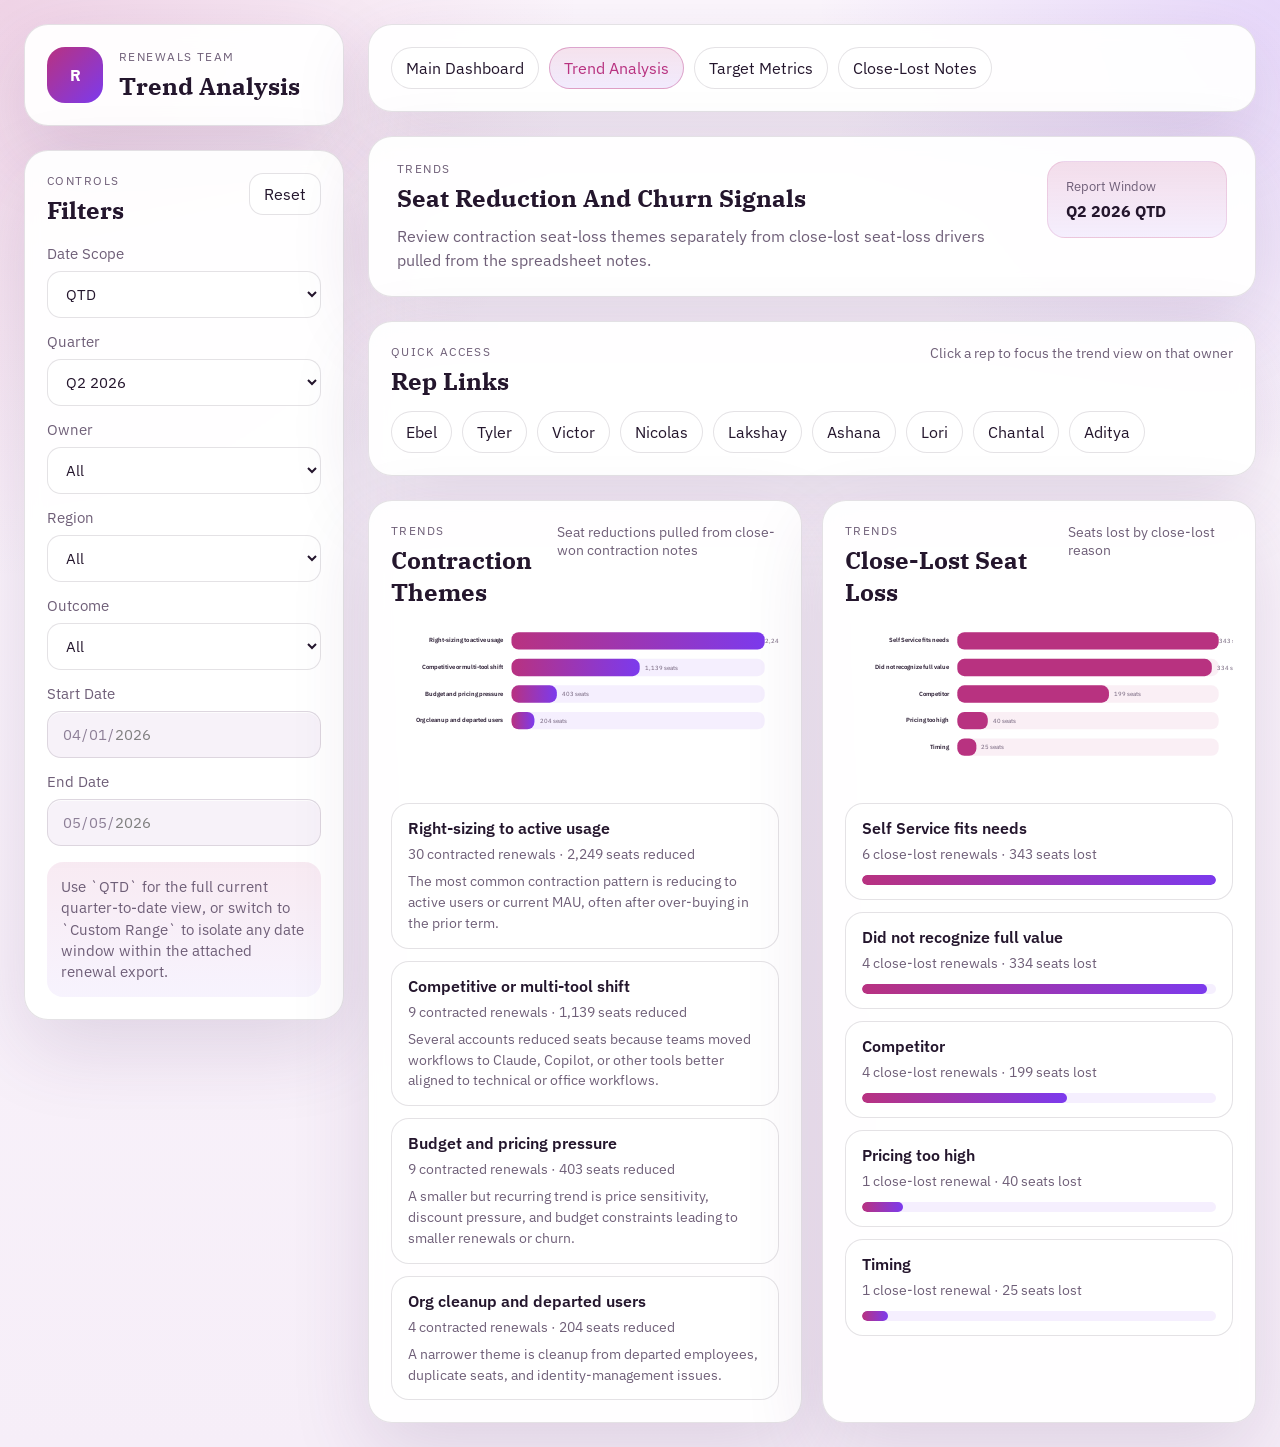
<file: trends.html>
<!DOCTYPE html>
<html lang="en">
  <head>
    <meta charset="UTF-8" />
    <meta name="viewport" content="width=device-width, initial-scale=1.0" />
    <title>Renewals Trend Analysis</title>
    <link rel="preconnect" href="https://fonts.googleapis.com" />
    <link rel="preconnect" href="https://fonts.gstatic.com" crossorigin />
    <link
      href="https://fonts.googleapis.com/css2?family=IBM+Plex+Sans:wght@400;500;600;700&family=IBM+Plex+Serif:wght@500;600&display=swap"
      rel="stylesheet"
    />
    <link rel="stylesheet" href="./styles.css" />
  </head>
  <body>
    <div class="shell">
      <aside class="sidebar">
        <div class="brand">
          <div class="brand-mark">R</div>
          <div>
            <p class="eyebrow">Renewals Team</p>
            <h1>Trend Analysis</h1>
          </div>
        </div>

        <section class="panel filters-panel">
          <div class="panel-header">
            <div>
              <p class="eyebrow">Controls</p>
              <h2>Filters</h2>
            </div>
            <button id="resetFilters" class="ghost-button" type="button">Reset</button>
          </div>

          <div class="filter-grid">
            <label>
              <span>Date Scope</span>
              <select id="dateModeFilter">
                <option value="qtd">QTD</option>
                <option value="custom">Custom Range</option>
              </select>
            </label>
            <label>
              <span>Quarter</span>
              <select id="quarterFilter"></select>
            </label>
            <label>
              <span>Owner</span>
              <select id="ownerFilter"></select>
            </label>
            <label>
              <span>Region</span>
              <select id="regionFilter"></select>
            </label>
            <label>
              <span>Outcome</span>
              <select id="statusFilter"></select>
            </label>
            <label>
              <span>Start Date</span>
              <input id="startDateFilter" type="date" />
            </label>
            <label>
              <span>End Date</span>
              <input id="endDateFilter" type="date" />
            </label>
          </div>

          <div class="filter-note">
            Use `QTD` for the full current quarter-to-date view, or switch to `Custom Range` to isolate any date window within the attached renewal export.
          </div>
        </section>
      </aside>

      <main class="content">
        <section class="panel">
          <div class="page-nav">
            <a class="page-link" href="./index.html">Main Dashboard</a>
            <a class="page-link is-active" href="./trends.html">Trend Analysis</a>
            <a class="page-link" href="./targets.html">Target Metrics</a>
            <a class="page-link" href="./notes.html">Close-Lost Notes</a>
          </div>
        </section>

        <section class="hero">
          <div>
            <p class="eyebrow">Trends</p>
            <h2>Seat Reduction And Churn Signals</h2>
            <p class="hero-copy">
              Review contraction seat-loss themes separately from close-lost seat-loss drivers pulled from the spreadsheet notes.
            </p>
          </div>
          <div class="hero-badge">
            <span class="hero-badge-label">Report Window</span>
            <strong id="activeWindowLabel">Q2 2026 QTD</strong>
          </div>
        </section>

        <section class="panel">
          <div class="panel-header">
            <div>
              <p class="eyebrow">Quick Access</p>
              <h2>Rep Links</h2>
            </div>
            <p class="chart-caption">Click a rep to focus the trend view on that owner</p>
          </div>
          <div class="rep-links" id="repLinks"></div>
        </section>

        <section class="chart-grid">
          <article class="panel">
            <div class="panel-header">
              <div>
                <p class="eyebrow">Trends</p>
                <h2>Contraction Themes</h2>
              </div>
              <p class="chart-caption">Seat reductions pulled from close-won contraction notes</p>
            </div>
            <svg id="seatTrendChart" viewBox="0 0 760 320" role="img" aria-label="Seat reduction theme chart"></svg>
            <div class="trend-list" id="seatTrendList"></div>
          </article>

          <article class="panel">
            <div class="panel-header">
              <div>
                <p class="eyebrow">Trends</p>
                <h2>Close-Lost Seat Loss</h2>
              </div>
              <p class="chart-caption">Seats lost by close-lost reason</p>
            </div>
            <svg id="closeLostReasonChart" viewBox="0 0 760 320" role="img" aria-label="Close-lost reason chart"></svg>
            <div class="reason-list" id="closeLostReasonList"></div>
          </article>
        </section>
      </main>
    </div>

    <script src="./data.js"></script>
    <script src="./app.js"></script>
  </body>
</html>
</file>
<file: styles.css>
:root {
  --bg: #f6eef8;
  --panel: rgba(255, 255, 255, 0.94);
  --panel-strong: #ffffff;
  --ink: #24162d;
  --muted: #6f5f78;
  --line: rgba(36, 22, 45, 0.12);
  --accent: #b83280;
  --accent-soft: #f6d6ea;
  --accent-2: #7c3aed;
  --warn: #c26d14;
  --danger: #c53030;
  --danger-soft: #fde8ea;
  --success: #8f2d56;
  --success-soft: #f7d8e6;
  --shadow: 0 28px 80px rgba(79, 35, 96, 0.14);
}

* {
  box-sizing: border-box;
}

body {
  margin: 0;
  min-height: 100vh;
  font-family: "IBM Plex Sans", sans-serif;
  color: var(--ink);
  background:
    radial-gradient(circle at top left, rgba(184, 50, 128, 0.18), transparent 30%),
    radial-gradient(circle at top right, rgba(124, 58, 237, 0.16), transparent 24%),
    linear-gradient(180deg, #fcf7fd 0%, var(--bg) 100%);
}

.shell {
  display: grid;
  grid-template-columns: 320px minmax(0, 1fr);
  gap: 24px;
  padding: 24px;
}

.sidebar,
.content {
  display: flex;
  flex-direction: column;
  gap: 24px;
}

.brand,
.panel,
.hero {
  border: 1px solid var(--line);
  border-radius: 24px;
  background: var(--panel);
  backdrop-filter: blur(10px);
  box-shadow: var(--shadow);
}

.brand,
.panel {
  padding: 22px;
}

.brand {
  display: flex;
  gap: 16px;
  align-items: center;
}

.brand-mark {
  display: grid;
  place-items: center;
  width: 56px;
  height: 56px;
  border-radius: 18px;
  color: white;
  font-weight: 700;
  background: linear-gradient(135deg, #b83280, #7c3aed);
}

.eyebrow {
  margin: 0 0 6px;
  font-size: 0.75rem;
  letter-spacing: 0.12em;
  text-transform: uppercase;
  color: var(--muted);
}

h1,
h2,
h3,
p {
  margin: 0;
}

h1,
h2 {
  font-family: "IBM Plex Serif", serif;
}

.panel-header,
.hero {
  display: flex;
  justify-content: space-between;
  gap: 16px;
  align-items: start;
}

.filter-grid {
  display: grid;
  gap: 14px;
  margin-top: 18px;
}

label {
  display: grid;
  gap: 8px;
  font-size: 0.92rem;
  color: var(--muted);
}

select,
input[type="date"],
.ghost-button {
  border-radius: 14px;
  border: 1px solid var(--line);
  background: rgba(255, 255, 255, 0.98);
  color: var(--ink);
  font: inherit;
}

select,
input[type="date"] {
  padding: 12px 14px;
  box-shadow: inset 0 1px 0 rgba(255, 255, 255, 0.8);
}

input[type="date"]:disabled,
select:disabled {
  background: rgba(244, 238, 247, 0.72);
  color: #8d7f97;
  cursor: not-allowed;
}

.ghost-button {
  padding: 10px 14px;
  cursor: pointer;
}

.ghost-button:hover {
  background: #f8fffd;
  border-color: rgba(184, 50, 128, 0.28);
}

.filter-note {
  margin-top: 16px;
  padding: 14px;
  border-radius: 16px;
  color: var(--muted);
  background: linear-gradient(180deg, rgba(184, 50, 128, 0.1), rgba(124, 58, 237, 0.06));
  font-size: 0.92rem;
  line-height: 1.45;
}

.highlight-list {
  margin: 18px 0 0;
  padding-left: 18px;
  display: grid;
  gap: 12px;
  color: var(--ink);
  line-height: 1.45;
}

.hero {
  padding: 24px 28px;
  min-height: 142px;
}

.hero-copy {
  margin-top: 10px;
  max-width: 680px;
  color: var(--muted);
  line-height: 1.5;
}

.hero-badge {
  min-width: 180px;
  padding: 16px 18px;
  border-radius: 18px;
  background: linear-gradient(180deg, rgba(184, 50, 128, 0.16), rgba(124, 58, 237, 0.08));
  border: 1px solid rgba(184, 50, 128, 0.14);
}

.hero-badge-label {
  display: block;
  margin-bottom: 6px;
  color: var(--muted);
  font-size: 0.8rem;
}

.kpi-grid,
.chart-grid,
.bottom-grid {
  display: grid;
  gap: 20px;
}

.kpi-grid {
  grid-template-columns: repeat(3, minmax(0, 1fr));
}

.chart-grid,
.bottom-grid {
  grid-template-columns: repeat(2, minmax(0, 1fr));
}

.kpi-card {
  padding: 22px;
  background:
    linear-gradient(180deg, rgba(255, 255, 255, 0.98), rgba(245, 249, 247, 0.92));
}

.kpi-value {
  margin-top: 10px;
  font-size: 2rem;
  font-weight: 700;
  letter-spacing: -0.03em;
}

.kpi-card.is-negative .kpi-value {
  color: var(--danger);
}

.kpi-card.is-negative {
  background: linear-gradient(180deg, rgba(255, 255, 255, 0.98), rgba(253, 243, 242, 0.96));
}

.kpi-subtext {
  margin-top: 8px;
  color: var(--muted);
  font-size: 0.92rem;
}

.chart-panel svg {
  width: 100%;
  height: auto;
  margin-top: 12px;
}

#seatTrendChart,
#closeLostReasonChart {
  width: 100%;
  height: auto;
  margin-top: 12px;
}

.chart-caption {
  color: var(--muted);
  font-size: 0.88rem;
}

.page-nav {
  display: flex;
  gap: 10px;
  flex-wrap: wrap;
}

.page-link {
  display: inline-flex;
  align-items: center;
  border: 1px solid var(--line);
  border-radius: 999px;
  padding: 10px 14px;
  text-decoration: none;
  color: var(--ink);
  background: rgba(255, 255, 255, 0.98);
  transition: background 120ms ease, border-color 120ms ease, transform 120ms ease;
}

.page-link:hover {
  background: #fff;
  border-color: rgba(184, 50, 128, 0.28);
  transform: translateY(-1px);
}

.page-link.is-active {
  background: linear-gradient(180deg, rgba(184, 50, 128, 0.14), rgba(124, 58, 237, 0.1));
  border-color: rgba(184, 50, 128, 0.38);
  color: var(--accent);
}

.rep-links {
  display: flex;
  flex-wrap: wrap;
  gap: 10px;
  margin-top: 14px;
}

.target-grid {
  display: grid;
  gap: 14px;
  margin-top: 14px;
}

.target-card {
  border: 1px solid var(--line);
  border-radius: 20px;
  background: rgba(255, 255, 255, 0.82);
  padding: 16px 18px;
}

.target-card-header {
  display: flex;
  justify-content: space-between;
  gap: 12px;
  align-items: start;
  flex-wrap: wrap;
}

.target-card-name {
  font-weight: 700;
  color: var(--ink);
}

.target-card-summary {
  color: var(--muted);
  font-size: 0.88rem;
  margin-top: 4px;
}

.target-card-meta {
  display: inline-flex;
  align-items: center;
  padding: 8px 12px;
  border-radius: 999px;
  background: linear-gradient(180deg, rgba(184, 50, 128, 0.14), rgba(124, 58, 237, 0.1));
  color: var(--accent);
  font-size: 0.82rem;
  font-weight: 600;
}

.target-metrics {
  display: grid;
  gap: 10px;
  margin-top: 12px;
}

.target-row {
  display: grid;
  gap: 6px;
}

.target-row-top {
  display: flex;
  justify-content: space-between;
  gap: 12px;
  align-items: center;
  font-size: 0.9rem;
}

.target-label {
  color: var(--ink);
  font-weight: 600;
}

.target-value {
  color: var(--muted);
}

.target-bar {
  height: 10px;
  border-radius: 999px;
  background: rgba(124, 58, 237, 0.08);
  overflow: hidden;
}

.target-bar-fill {
  height: 100%;
  border-radius: 999px;
  background: linear-gradient(90deg, #b83280, #7c3aed);
}

.target-gap {
  font-size: 0.84rem;
  color: var(--muted);
}

.notes-grid {
  display: grid;
  gap: 16px;
  margin-top: 14px;
}

.note-card {
  border: 1px solid rgba(197, 48, 48, 0.14);
  border-radius: 20px;
  background:
    linear-gradient(180deg, rgba(255, 255, 255, 0.98), rgba(253, 232, 234, 0.72));
  padding: 18px;
}

.note-card-header {
  display: flex;
  justify-content: space-between;
  gap: 16px;
  align-items: start;
}

.note-card-title {
  font-size: 1rem;
  font-weight: 700;
  color: var(--ink);
  line-height: 1.45;
}

.note-card-meta {
  margin-top: 8px;
  color: var(--muted);
  font-size: 0.9rem;
  line-height: 1.45;
}

.note-card-stats {
  text-align: right;
  color: var(--muted);
  font-size: 0.88rem;
  white-space: nowrap;
}

.note-reason {
  display: inline-flex;
  margin-top: 16px;
  padding: 8px 12px;
  border-radius: 999px;
  background: rgba(197, 48, 48, 0.1);
  color: #9b2c2c;
  font-size: 0.82rem;
  font-weight: 600;
}

.note-copy {
  margin-top: 16px;
  padding: 16px 18px;
  border-radius: 16px;
  background: rgba(255, 255, 255, 0.82);
  color: var(--ink);
  line-height: 1.6;
  white-space: pre-wrap;
}

.notes-empty {
  padding: 24px;
  border: 1px dashed var(--line);
  border-radius: 18px;
  background: rgba(255, 255, 255, 0.78);
  color: var(--muted);
  text-align: center;
}

.pto-range-grid,
.buddy-grid {
  display: grid;
  gap: 14px;
  margin-top: 14px;
}

.pto-card,
.buddy-card {
  border: 1px solid var(--line);
  border-radius: 20px;
  background: rgba(255, 255, 255, 0.84);
  padding: 16px 18px;
}

.pto-card-header,
.buddy-card-header {
  display: flex;
  justify-content: space-between;
  gap: 12px;
  align-items: baseline;
}

.pto-card-title,
.buddy-card-title {
  font-weight: 700;
  color: var(--ink);
}

.pto-card-meta,
.buddy-card-meta,
.pto-card-subtext {
  margin-top: 8px;
  color: var(--muted);
  font-size: 0.9rem;
  line-height: 1.45;
}

.pto-badge {
  display: inline-flex;
  align-items: center;
  padding: 7px 11px;
  border-radius: 999px;
  font-size: 0.82rem;
  font-weight: 600;
  background: linear-gradient(180deg, rgba(184, 50, 128, 0.14), rgba(124, 58, 237, 0.1));
  color: var(--accent);
}

.rep-link {
  border: 1px solid var(--line);
  background: rgba(255, 255, 255, 0.98);
  color: var(--ink);
  border-radius: 999px;
  padding: 10px 14px;
  font: inherit;
  cursor: pointer;
  transition: background 120ms ease, border-color 120ms ease, transform 120ms ease;
}

.rep-link:hover {
  background: #fbfffe;
  border-color: rgba(184, 50, 128, 0.28);
  transform: translateY(-1px);
}

.rep-link.is-active {
  background: linear-gradient(180deg, rgba(184, 50, 128, 0.14), rgba(124, 58, 237, 0.1));
  border-color: rgba(184, 50, 128, 0.38);
  color: var(--accent);
}

.trend-list,
.reason-list {
  display: grid;
  gap: 12px;
  margin-top: 16px;
}

.trend-card,
.reason-row {
  border: 1px solid var(--line);
  border-radius: 18px;
  background: rgba(255, 255, 255, 0.78);
  padding: 14px 16px;
}

.trend-card-title,
.reason-title {
  font-size: 0.98rem;
  font-weight: 600;
  color: var(--ink);
}

.trend-card-meta,
.trend-card-copy,
.reason-meta {
  margin-top: 6px;
  color: var(--muted);
  font-size: 0.9rem;
  line-height: 1.45;
}

.reason-bar {
  margin-top: 10px;
  height: 10px;
  border-radius: 999px;
  background: rgba(124, 58, 237, 0.08);
  overflow: hidden;
}

.reason-bar-fill {
  height: 100%;
  border-radius: 999px;
  background: linear-gradient(90deg, #b83280, #7c3aed);
}

.outcome-wrap {
  display: flex;
  gap: 18px;
  align-items: center;
  flex-wrap: wrap;
}

.legend {
  display: grid;
  gap: 10px;
  min-width: 180px;
}

.legend-row {
  display: flex;
  justify-content: space-between;
  gap: 16px;
  align-items: center;
  color: var(--muted);
  font-size: 0.94rem;
}

.legend-label {
  display: inline-flex;
  align-items: center;
  gap: 10px;
  color: var(--ink);
}

.legend-swatch {
  width: 12px;
  height: 12px;
  border-radius: 999px;
}

.table-wrap {
  overflow: auto;
}

table {
  width: 100%;
  border-collapse: collapse;
  margin-top: 10px;
  font-size: 0.95rem;
}

th,
td {
  padding: 14px 10px;
  border-bottom: 1px solid var(--line);
  text-align: left;
}

th {
  color: var(--muted);
  font-weight: 600;
  font-size: 0.82rem;
  text-transform: uppercase;
  letter-spacing: 0.06em;
  background: rgba(16, 33, 29, 0.02);
}

tbody tr:hover {
  background: rgba(184, 50, 128, 0.05);
}

.status-pill {
  display: inline-flex;
  align-items: center;
  padding: 6px 10px;
  border-radius: 999px;
  font-size: 0.82rem;
  font-weight: 600;
}

.status-pill.close-won {
  color: var(--success);
  background: var(--success-soft);
}

.status-pill.close-lost {
  color: var(--danger);
  background: var(--danger-soft);
}

.status-pill.contraction {
  color: #9a3412;
  background: rgba(234, 88, 12, 0.14);
}

.status-pill.in-progress {
  color: var(--warn);
  background: rgba(180, 83, 9, 0.14);
}

.empty-state {
  padding: 22px 0;
  color: var(--muted);
}

@media (max-width: 1180px) {
  .shell {
    grid-template-columns: 1fr;
  }

  .sidebar {
    order: 2;
  }

  .content {
    order: 1;
  }

  .kpi-grid {
    grid-template-columns: repeat(2, minmax(0, 1fr));
  }
}

@media (max-width: 760px) {
  .shell {
    padding: 16px;
    gap: 16px;
  }

  .hero,
  .panel-header {
    flex-direction: column;
  }

  .kpi-grid,
  .chart-grid,
  .bottom-grid {
    grid-template-columns: 1fr;
  }
}
</file>
